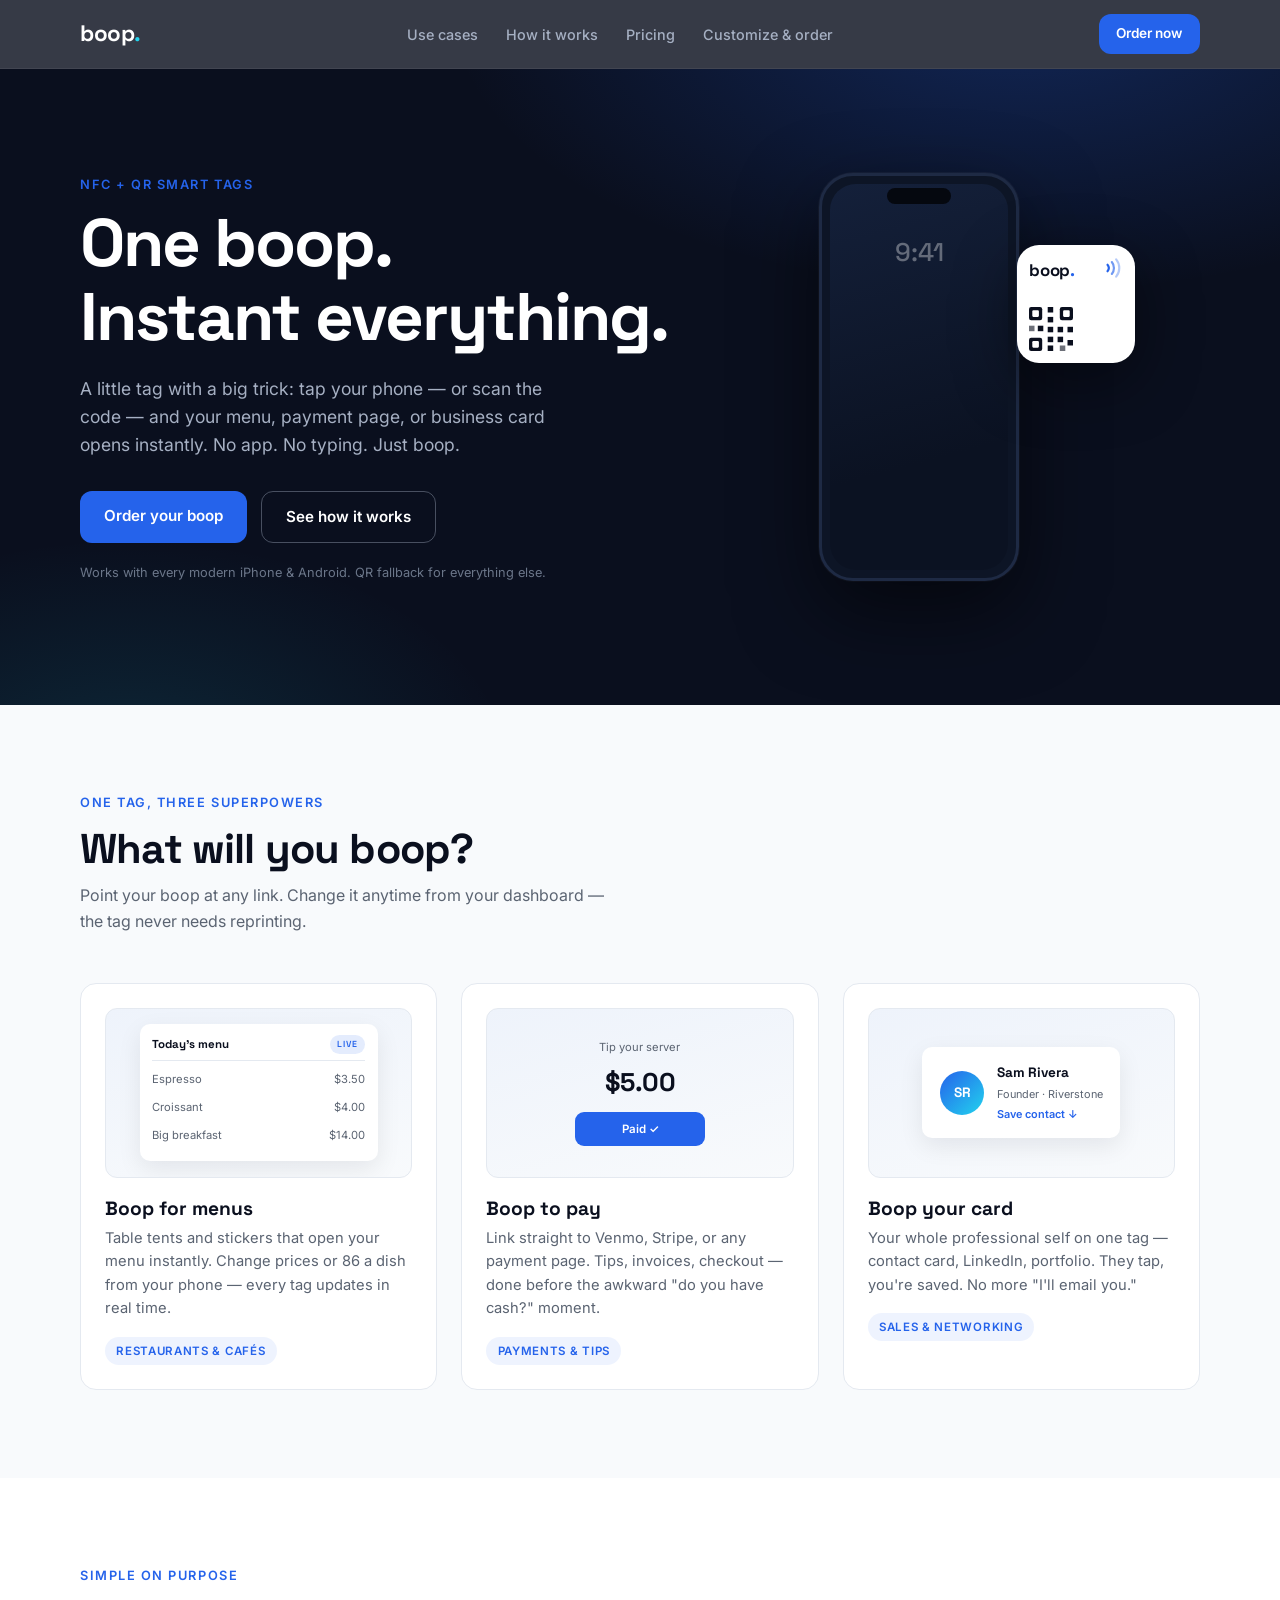
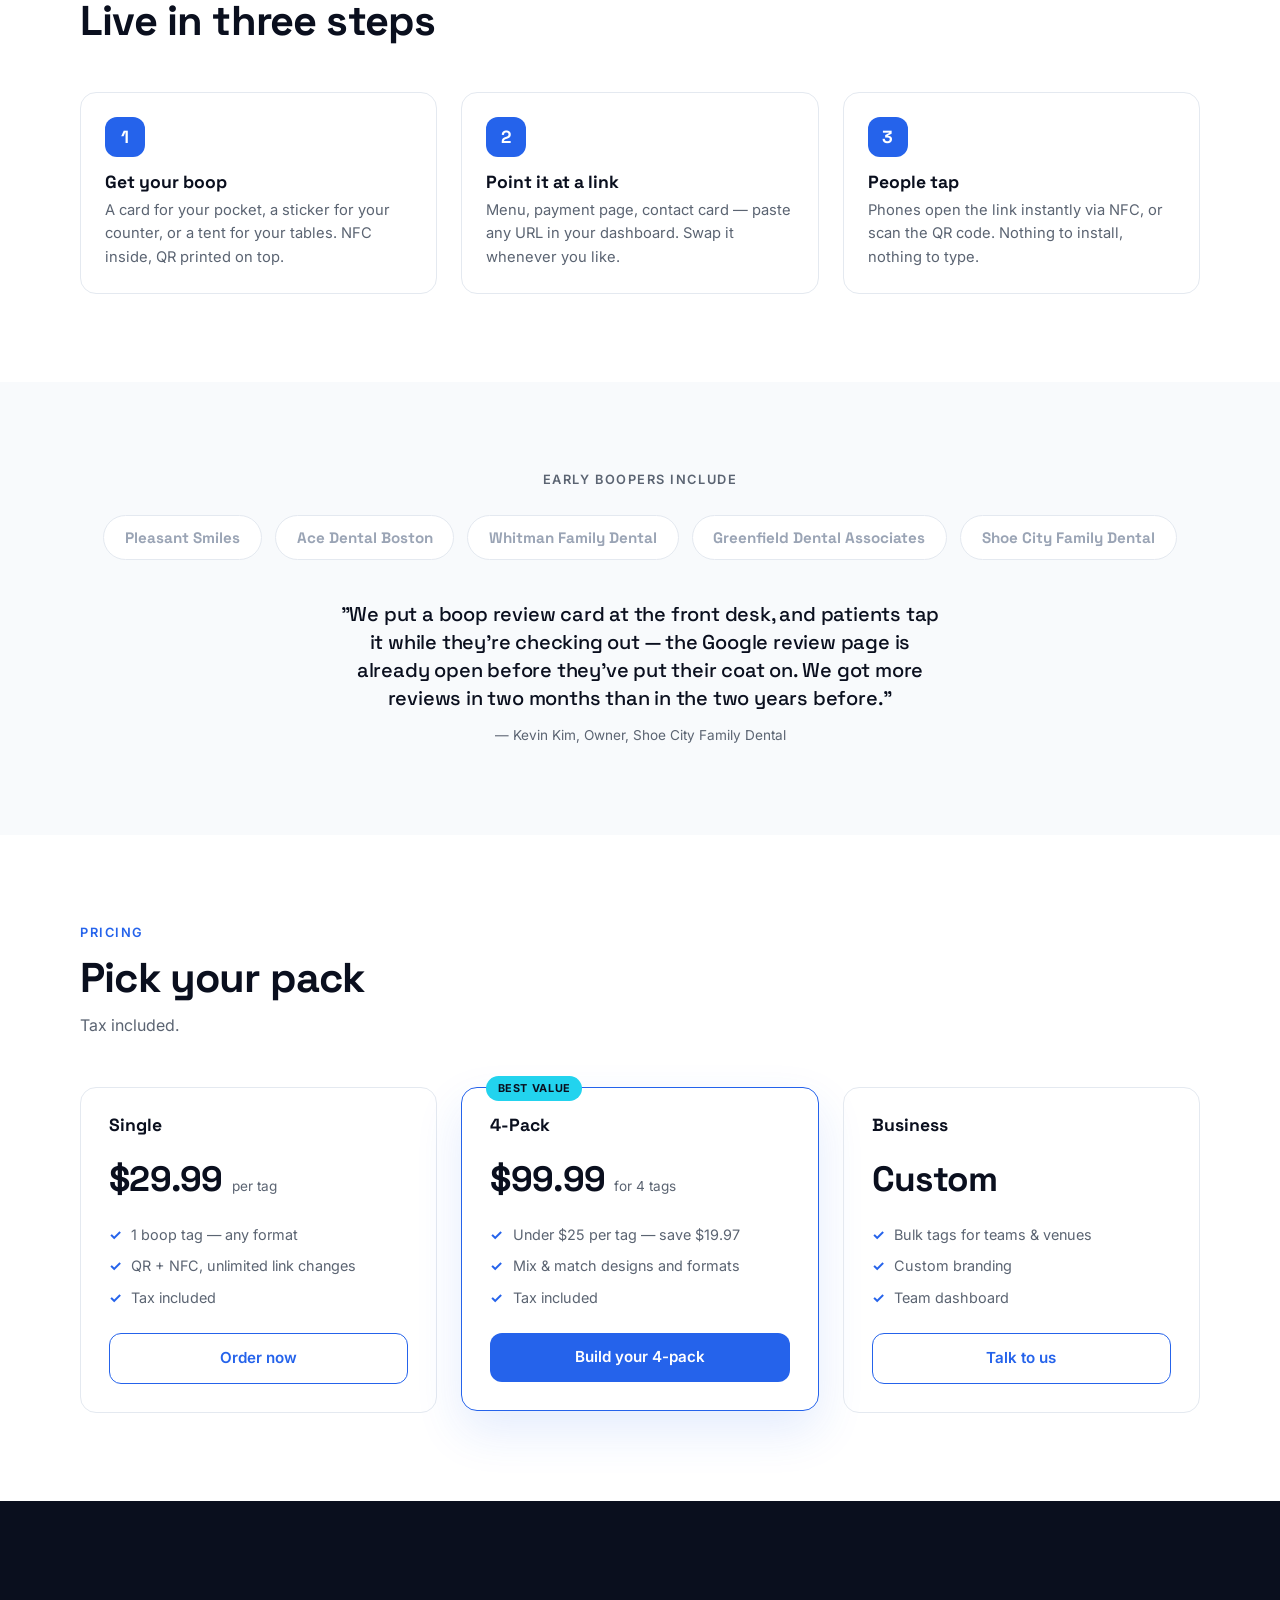
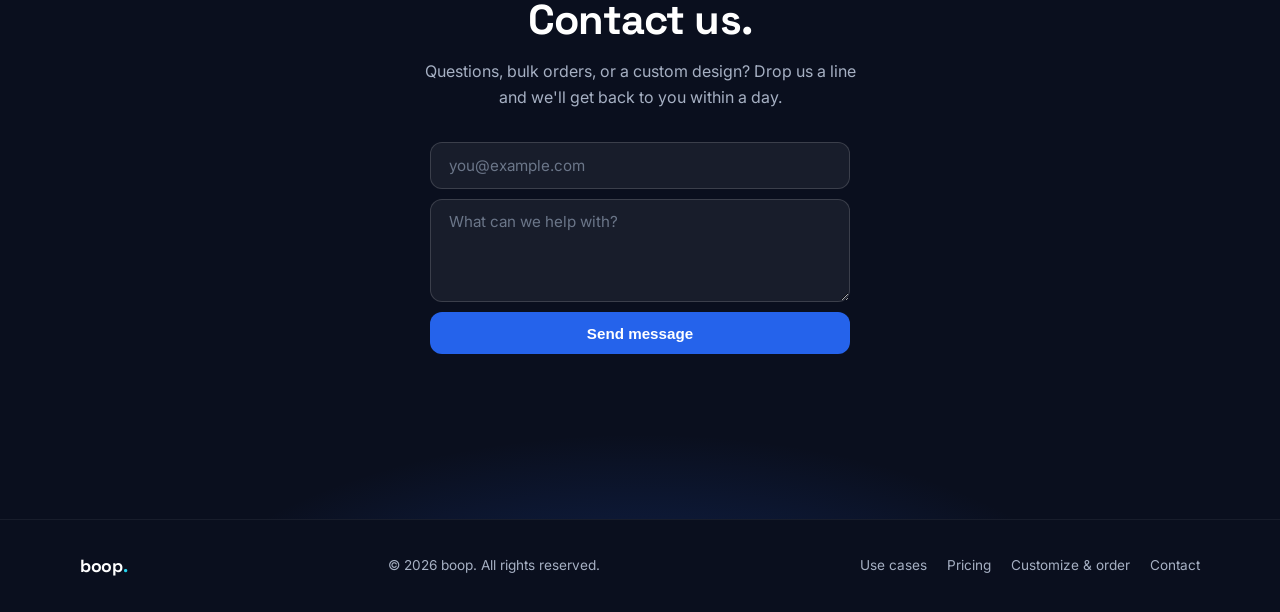
<file: index.html>
<!DOCTYPE html>
<html lang="en">
<head>
  <meta charset="UTF-8" />
  <meta name="viewport" content="width=device-width, initial-scale=1.0" />
  <title>boop — one tap. instant everything.</title>
  <meta name="description" content="boop is a smart NFC + QR tag. One tap opens your menu, payment page, or business card — no app required." />
  <link rel="icon" href="data:image/svg+xml,%3Csvg xmlns='http://www.w3.org/2000/svg' viewBox='0 0 64 64'%3E%3Crect width='64' height='64' rx='14' fill='%232563EB'/%3E%3Ctext x='32' y='44' font-family='sans-serif' font-size='36' font-weight='700' fill='white' text-anchor='middle'%3Eb.%3C/text%3E%3C/svg%3E" />
  <link rel="preconnect" href="https://fonts.googleapis.com" />
  <link rel="preconnect" href="https://fonts.gstatic.com" crossorigin />
  <link href="https://fonts.googleapis.com/css2?family=Inter:wght@400;500;600&family=Space+Grotesk:wght@500;700&display=swap" rel="stylesheet" />
  <link rel="stylesheet" href="styles.css" />
</head>
<body>

  <header class="nav">
    <div class="container nav-inner">
      <a class="logo" href="#top">boop<span class="logo-dot">.</span></a>
      <nav class="nav-links" aria-label="Main">
        <a href="#use-cases">Use cases</a>
        <a href="#how">How it works</a>
        <a href="#pricing">Pricing</a>
        <a href="/customize">Customize &amp; order</a>
      </nav>
      <a href="/customize" class="btn btn-small">Order now</a>
    </div>
  </header>

  <main id="top">

    <!-- ============ HERO ============ -->
    <section class="hero">
      <div class="container hero-inner">
        <div class="hero-copy">
          <p class="eyebrow">NFC + QR smart tags</p>
          <h1>One boop.<br />Instant everything.</h1>
          <p class="sub">A little tag with a big trick: tap your phone — or scan the code — and your menu, payment page, or business card opens instantly. No app. No typing. Just boop.</p>
          <div class="hero-ctas">
            <a href="/customize" class="btn">Order your boop</a>
            <a href="#how" class="btn btn-ghost">See how it works</a>
          </div>
          <p class="hero-note">Works with every modern iPhone &amp; Android. QR fallback for everything else.</p>
        </div>

        <!-- Animated demo: tag taps phone, content springs open. Cycles menu → pay → card. -->
        <div class="hero-stage" aria-hidden="true">
          <div class="stage">
            <div class="phone">
              <div class="phone-notch"></div>
              <div class="phone-screen">
                <div class="screen-idle">
                  <span class="idle-time">9:41</span>
                </div>

                <div class="scene scene-menu active" data-scene="menu">
                  <div class="mini-header pop">
                    <span class="mini-title">The Corner Café</span>
                    <span class="mini-chip">MENU</span>
                  </div>
                  <div class="menu-row pop"><span>Flat white</span><span class="price">$4.50</span></div>
                  <div class="menu-row pop"><span>Avocado toast</span><span class="price">$9.00</span></div>
                  <div class="menu-row pop"><span>Shakshuka</span><span class="price">$12.00</span></div>
                  <div class="menu-row pop"><span>Citrus salad</span><span class="price">$8.50</span></div>
                </div>

                <div class="scene scene-pay" data-scene="pay">
                  <div class="pay-wrap">
                    <span class="pay-label pop">Tip for Alex</span>
                    <span class="pay-amount pop">$12.00</span>
                    <div class="pay-btn pop">
                      <span class="pay-state pay-state-a">Pay</span>
                      <span class="pay-state pay-state-b">Paid ✓</span>
                    </div>
                  </div>
                </div>

                <div class="scene scene-card" data-scene="card">
                  <div class="contact-wrap">
                    <div class="avatar pop">JL</div>
                    <span class="contact-name pop">Jordan Lee</span>
                    <span class="contact-role pop">Head of Sales · Acme</span>
                    <div class="contact-actions pop">
                      <span class="mini-btn mini-btn-solid">Save contact</span>
                      <span class="mini-btn">LinkedIn</span>
                    </div>
                  </div>
                </div>
              </div>
            </div>

            <div class="tag">
              <div class="tag-face">
                <span class="tag-logo">boop<span class="logo-dot">.</span></span>
                <svg class="tag-nfc" viewBox="0 0 24 24" fill="none">
                  <path d="M6 9c1.5 1.8 1.5 4.2 0 6" stroke="currentColor" stroke-width="2" stroke-linecap="round"/>
                  <path d="M10 6.5c2.6 3.2 2.6 7.8 0 11" stroke="currentColor" stroke-width="2" stroke-linecap="round" opacity=".65"/>
                  <path d="M14 4c3.8 4.6 3.8 11.4 0 16" stroke="currentColor" stroke-width="2" stroke-linecap="round" opacity=".35"/>
                </svg>
                <svg class="tag-qr" viewBox="0 0 40 40">
                  <g fill="currentColor">
                    <rect x="0" y="0" width="12" height="12" rx="2"/><rect x="3" y="3" width="6" height="6" fill="#fff" rx="1"/>
                    <rect x="28" y="0" width="12" height="12" rx="2"/><rect x="31" y="3" width="6" height="6" fill="#fff" rx="1"/>
                    <rect x="0" y="28" width="12" height="12" rx="2"/><rect x="3" y="31" width="6" height="6" fill="#fff" rx="1"/>
                    <rect x="17" y="0" width="5" height="5"/><rect x="17" y="9" width="5" height="5"/>
                    <rect x="17" y="18" width="5" height="5"/><rect x="26" y="18" width="5" height="5"/>
                    <rect x="35" y="18" width="5" height="5"/><rect x="17" y="27" width="5" height="5"/>
                    <rect x="26" y="27" width="5" height="5"/><rect x="35" y="30" width="5" height="5"/>
                    <rect x="17" y="35" width="5" height="5"/><rect x="28" y="35" width="5" height="5" opacity=".6"/>
                    <rect x="8" y="17" width="5" height="5"/><rect x="0" y="17" width="5" height="5" opacity=".6"/>
                  </g>
                </svg>
              </div>
            </div>

            <div class="pulse p1"></div>
            <div class="pulse p2"></div>
            <div class="pulse p3"></div>
          </div>
        </div>
      </div>
    </section>

    <!-- ============ USE CASES ============ -->
    <section class="section section-paper" id="use-cases">
      <div class="container">
        <p class="eyebrow reveal">One tag, three superpowers</p>
        <h2 class="reveal">What will you boop?</h2>
        <p class="section-sub reveal">Point your boop at any link. Change it anytime from your dashboard — the tag never needs reprinting.</p>

        <div class="uc-grid">
          <!-- Menus -->
          <article class="uc-card reveal">
            <div class="uc-visual uc-visual-menu">
              <div class="demo-menu">
                <div class="demo-menu-head"><span>Today's menu</span><span class="mini-chip mini-chip-blue">LIVE</span></div>
                <div class="demo-menu-row anim-row"><span>Espresso</span><span>$3.50</span></div>
                <div class="demo-menu-row anim-row"><span>Croissant</span><span>$4.00</span></div>
                <div class="demo-menu-row anim-row"><span>Big breakfast</span><span>$14.00</span></div>
              </div>
            </div>
            <h3>Boop for menus</h3>
            <p>Table tents and stickers that open your menu instantly. Change prices or 86 a dish from your phone — every tag updates in real time.</p>
            <span class="uc-tag">Restaurants &amp; cafés</span>
          </article>

          <!-- Payments -->
          <article class="uc-card reveal">
            <div class="uc-visual uc-visual-pay">
              <div class="demo-pay">
                <span class="demo-pay-label">Tip your server</span>
                <span class="demo-pay-amount">$5.00</span>
                <div class="demo-pay-btn">
                  <span class="demo-pay-a">Tap to pay</span>
                  <span class="demo-pay-b">Paid ✓</span>
                </div>
              </div>
            </div>
            <h3>Boop to pay</h3>
            <p>Link straight to Venmo, Stripe, or any payment page. Tips, invoices, checkout — done before the awkward "do you have cash?" moment.</p>
            <span class="uc-tag">Payments &amp; tips</span>
          </article>

          <!-- Business card -->
          <article class="uc-card reveal">
            <div class="uc-visual uc-visual-card">
              <div class="demo-contact">
                <div class="demo-avatar">SR</div>
                <div class="demo-contact-lines">
                  <span class="demo-line demo-line-name">Sam Rivera</span>
                  <span class="demo-line">Founder · Riverstone</span>
                  <span class="demo-line demo-line-link">Save contact ↓</span>
                </div>
              </div>
            </div>
            <h3>Boop your card</h3>
            <p>Your whole professional self on one tag — contact card, LinkedIn, portfolio. They tap, you're saved. No more "I'll email you."</p>
            <span class="uc-tag">Sales &amp; networking</span>
          </article>
        </div>
      </div>
    </section>

    <!-- ============ HOW IT WORKS ============ -->
    <section class="section" id="how">
      <div class="container">
        <p class="eyebrow reveal">Simple on purpose</p>
        <h2 class="reveal">Live in three steps</h2>
        <div class="steps">
          <div class="step reveal">
            <span class="step-num">1</span>
            <h3>Get your boop</h3>
            <p>A card for your pocket, a sticker for your counter, or a tent for your tables. NFC inside, QR printed on top.</p>
          </div>
          <div class="step reveal">
            <span class="step-num">2</span>
            <h3>Point it at a link</h3>
            <p>Menu, payment page, contact card — paste any URL in your dashboard. Swap it whenever you like.</p>
          </div>
          <div class="step reveal">
            <span class="step-num">3</span>
            <h3>People tap</h3>
            <p>Phones open the link instantly via NFC, or scan the QR code. Nothing to install, nothing to type.</p>
          </div>
        </div>
      </div>
    </section>

    <!-- ============ SOCIAL PROOF (placeholder) ============ -->
    <section class="section section-paper" id="proof">
      <div class="container">
        <p class="proof-label reveal">Early boopers include</p>
        <div class="logo-row reveal">
          <span class="logo-chip">Pleasant Smiles</span>
          <span class="logo-chip">Ace Dental Boston</span>
          <span class="logo-chip">Whitman Family Dental</span>
          <span class="logo-chip">Greenfield Dental Associates</span>
          <span class="logo-chip">Shoe City Family Dental</span>
        </div>
        <blockquote class="quote reveal">
          <p>"We put a boop review card at the front desk, and patients tap it while they're checking out — the Google review page is already open before they've put their coat on. We got more reviews in two months than in the two years before."</p>
          <cite>— Kevin Kim, Owner, Shoe City Family Dental</cite>
        </blockquote>
      </div>
    </section>

    <!-- ============ PRICING ============ -->
    <section class="section" id="pricing">
      <div class="container">
        <p class="eyebrow reveal">Pricing</p>
        <h2 class="reveal">Pick your pack</h2>
        <p class="section-sub reveal">Tax included.</p>
        <div class="price-grid">
          <div class="price-card reveal">
            <h3>Single</h3>
            <p class="price"><span class="price-num">$29.99</span> per tag</p>
            <ul>
              <li>1 boop tag — any format</li>
              <li>QR + NFC, unlimited link changes</li>
              <li>Tax included</li>
            </ul>
            <a href="/customize" class="btn btn-outline">Order now</a>
          </div>
          <div class="price-card price-card-featured reveal">
            <span class="badge">Best value</span>
            <h3>4-Pack</h3>
            <p class="price"><span class="price-num">$99.99</span> for 4 tags</p>
            <ul>
              <li>Under $25 per tag — save $19.97</li>
              <li>Mix &amp; match designs and formats</li>
              <li>Tax included</li>
            </ul>
            <a href="/customize?pack=4" class="btn">Build your 4-pack</a>
          </div>
          <div class="price-card reveal">
            <h3>Business</h3>
            <p class="price"><span class="price-num">Custom</span></p>
            <ul>
              <li>Bulk tags for teams &amp; venues</li>
              <li>Custom branding</li>
              <li>Team dashboard</li>
            </ul>
            <a href="#contact" class="btn btn-outline">Talk to us</a>
          </div>
        </div>
      </div>
    </section>

    <!-- ============ CONTACT ============ -->
    <section class="cta" id="contact">
      <div class="container cta-inner">
        <h2 class="reveal">Contact us.</h2>
        <p class="reveal">Questions, bulk orders, or a custom design? Drop us a line and we'll get back to you within a day.</p>
        <form class="cta-form cta-form-stacked reveal" id="signup-form" novalidate>
          <label class="visually-hidden" for="email">Email address</label>
          <input type="email" id="email" name="email" placeholder="you@example.com" required />
          <label class="visually-hidden" for="message">Message</label>
          <textarea id="message" name="message" rows="4" placeholder="What can we help with?"></textarea>
          <button type="submit" class="btn">Send message</button>
        </form>
        <p class="form-msg" id="form-msg" role="status"></p>
      </div>
    </section>

  </main>

  <footer class="footer">
    <div class="container footer-inner">
      <a class="logo logo-footer" href="#top">boop<span class="logo-dot">.</span></a>
      <p>© <span id="year"></span> boop. All rights reserved.</p>
      <nav class="footer-links" aria-label="Footer">
        <a href="#use-cases">Use cases</a>
        <a href="#pricing">Pricing</a>
        <a href="/customize">Customize &amp; order</a>
        <a href="#contact">Contact</a>
      </nav>
    </div>
  </footer>

  <script src="script.js"></script>
</body>
</html>
</file>
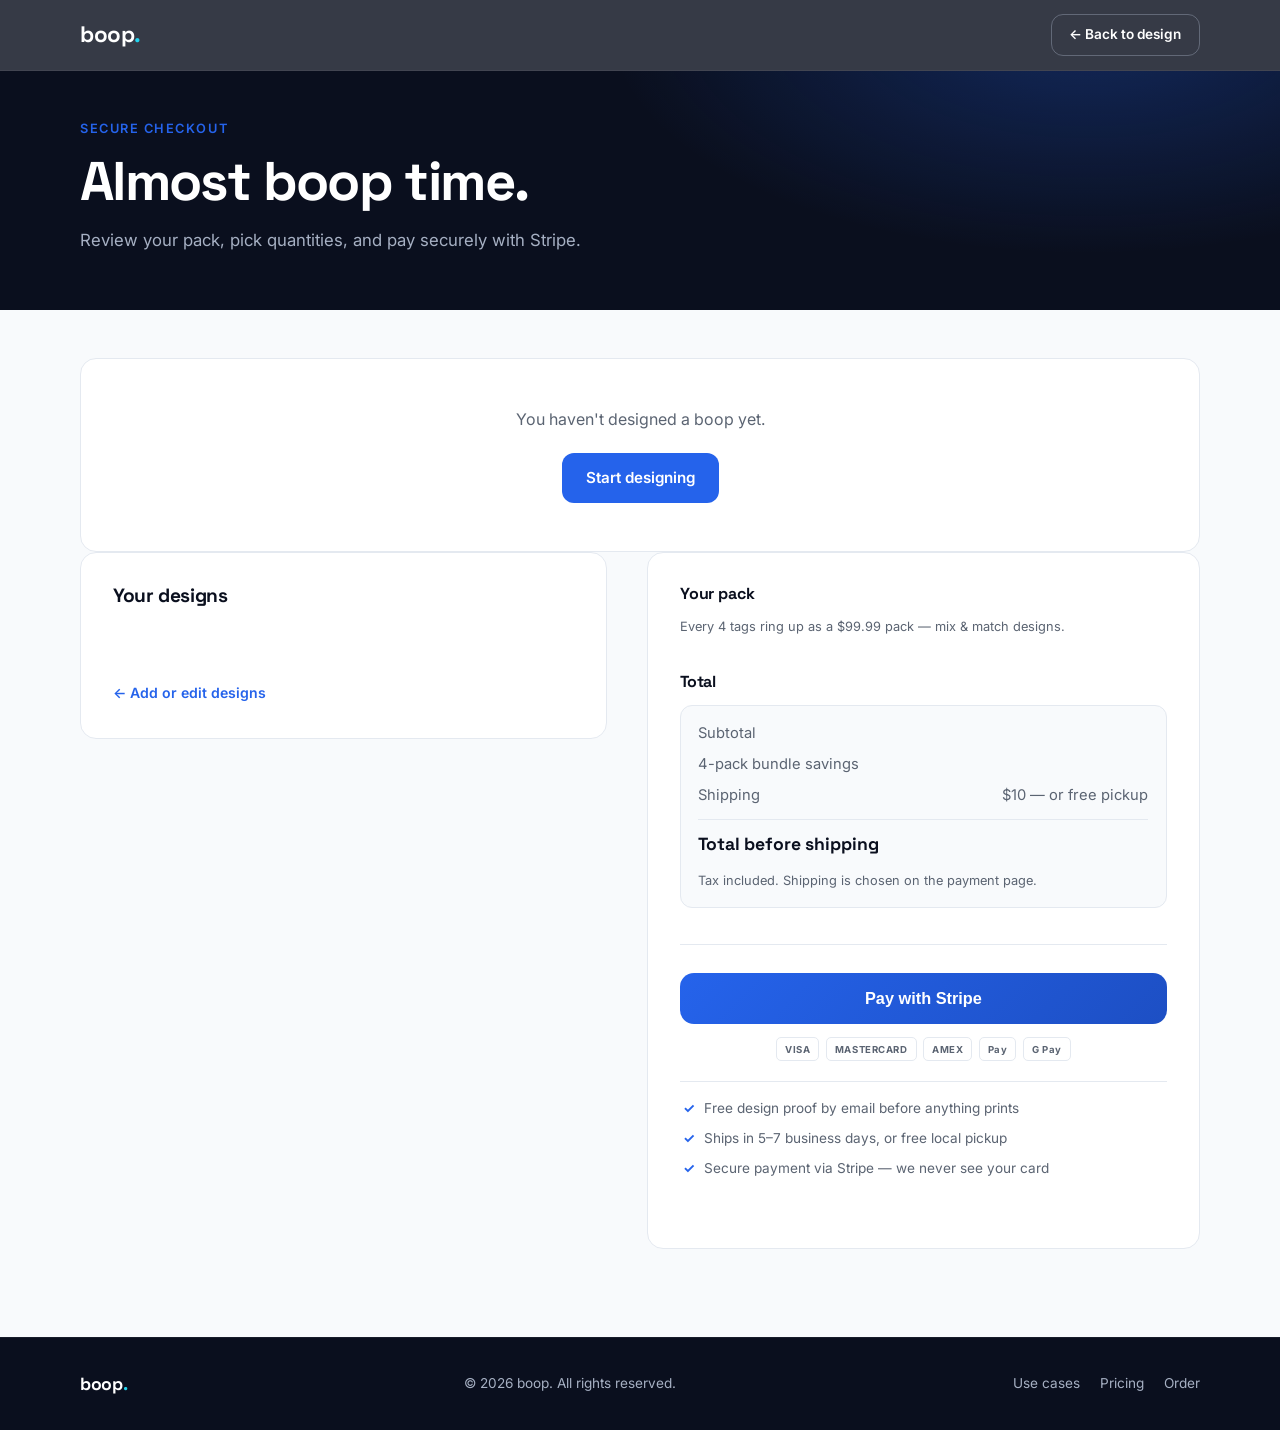
<file: checkout.html>
<!DOCTYPE html>
<html lang="en">
<head>
  <meta charset="UTF-8" />
  <meta name="viewport" content="width=device-width, initial-scale=1.0" />
  <title>Checkout — boop</title>
  <meta name="description" content="Review your boop design, pick a quantity, and place your order." />
  <link rel="icon" href="data:image/svg+xml,%3Csvg xmlns='http://www.w3.org/2000/svg' viewBox='0 0 64 64'%3E%3Crect width='64' height='64' rx='14' fill='%232563EB'/%3E%3Ctext x='32' y='44' font-family='sans-serif' font-size='36' font-weight='700' fill='white' text-anchor='middle'%3Eb.%3C/text%3E%3C/svg%3E" />
  <link rel="preconnect" href="https://fonts.googleapis.com" />
  <link rel="preconnect" href="https://fonts.gstatic.com" crossorigin />
  <link href="https://fonts.googleapis.com/css2?family=Inter:wght@400;500;600&family=Space+Grotesk:wght@500;700&display=swap" rel="stylesheet" />
  <link rel="stylesheet" href="styles.css" />
</head>
<body>

  <header class="nav">
    <div class="container nav-inner">
      <a class="logo" href="/">boop<span class="logo-dot">.</span></a>
      <a href="/customize" class="btn btn-small btn-ghost">← Back to design</a>
    </div>
  </header>

  <main>
    <section class="customize-hero co-hero">
      <div class="container">
        <p class="eyebrow">Secure checkout</p>
        <h1>Almost boop time.</h1>
        <p class="sub">Review your pack, pick quantities, and pay securely with Stripe.</p>
      </div>
    </section>

    <section class="checkout">
    <div class="container">
      <div class="co-empty" id="co-empty" hidden>
        <p>You haven't designed a boop yet.</p>
        <a class="btn" href="/customize">Start designing</a>
      </div>

      <div class="co-grid" id="co-content" hidden>

        <!-- ============ ORDER SUMMARY ============ -->
        <section class="co-summary">
          <h2>Your designs</h2>
          <div class="co-faces" id="co-faces"></div>
          <a class="co-edit" href="/customize">← Add or edit designs</a>
        </section>

        <!-- ============ PACK + PAYMENT ============ -->
        <form class="options-panel co-pay" id="pay-form" novalidate>
          <div class="opt-group">
            <h3 class="opt-title">Your pack</h3>
            <div id="pack-list"></div>
            <p class="qty-hint" id="qty-hint">Every 4 tags ring up as a $99.99 pack — mix &amp; match designs.</p>
          </div>

          <div class="opt-group">
            <h3 class="opt-title">Total</h3>
            <div class="price-box">
              <div class="price-lines">
                <div class="price-line"><span>Subtotal</span><span id="subtotal"></span></div>
                <div class="price-line" id="discount-line" hidden><span>4-pack bundle savings</span><span id="discount"></span></div>
                <div class="price-line"><span>Shipping</span><span>$10 — or free pickup</span></div>
                <div class="price-line price-line-total"><span>Total before shipping</span><span id="total"></span></div>
              </div>
              <p class="qty-hint">Tax included. Shipping is chosen on the payment page.</p>
            </div>
          </div>

          <div class="opt-group opt-group-submit">
            <button type="submit" class="btn btn-wide btn-pay" id="pay-btn">Pay with Stripe</button>
            <div class="pay-badges" aria-hidden="true">
              <span>VISA</span><span>MASTERCARD</span><span>AMEX</span><span> Pay</span><span>G Pay</span>
            </div>
            <ul class="co-benefits">
              <li>Free design proof by email before anything prints</li>
              <li>Ships in 5–7 business days, or free local pickup</li>
              <li>Secure payment via Stripe — we never see your card</li>
            </ul>
            <p class="form-msg form-msg-light" id="pay-msg" role="status"></p>
          </div>
        </form>

      </div>
    </div>
    </section>
  </main>

  <footer class="footer">
    <div class="container footer-inner">
      <a class="logo logo-footer" href="/">boop<span class="logo-dot">.</span></a>
      <p>© <span id="year"></span> boop. All rights reserved.</p>
      <nav class="footer-links" aria-label="Footer">
        <a href="/#use-cases">Use cases</a>
        <a href="/#pricing">Pricing</a>
        <a href="/customize">Order</a>
      </nav>
    </div>
  </footer>

  <script src="script.js"></script>
  <script src="checkout.js"></script>
</body>
</html>
</file>
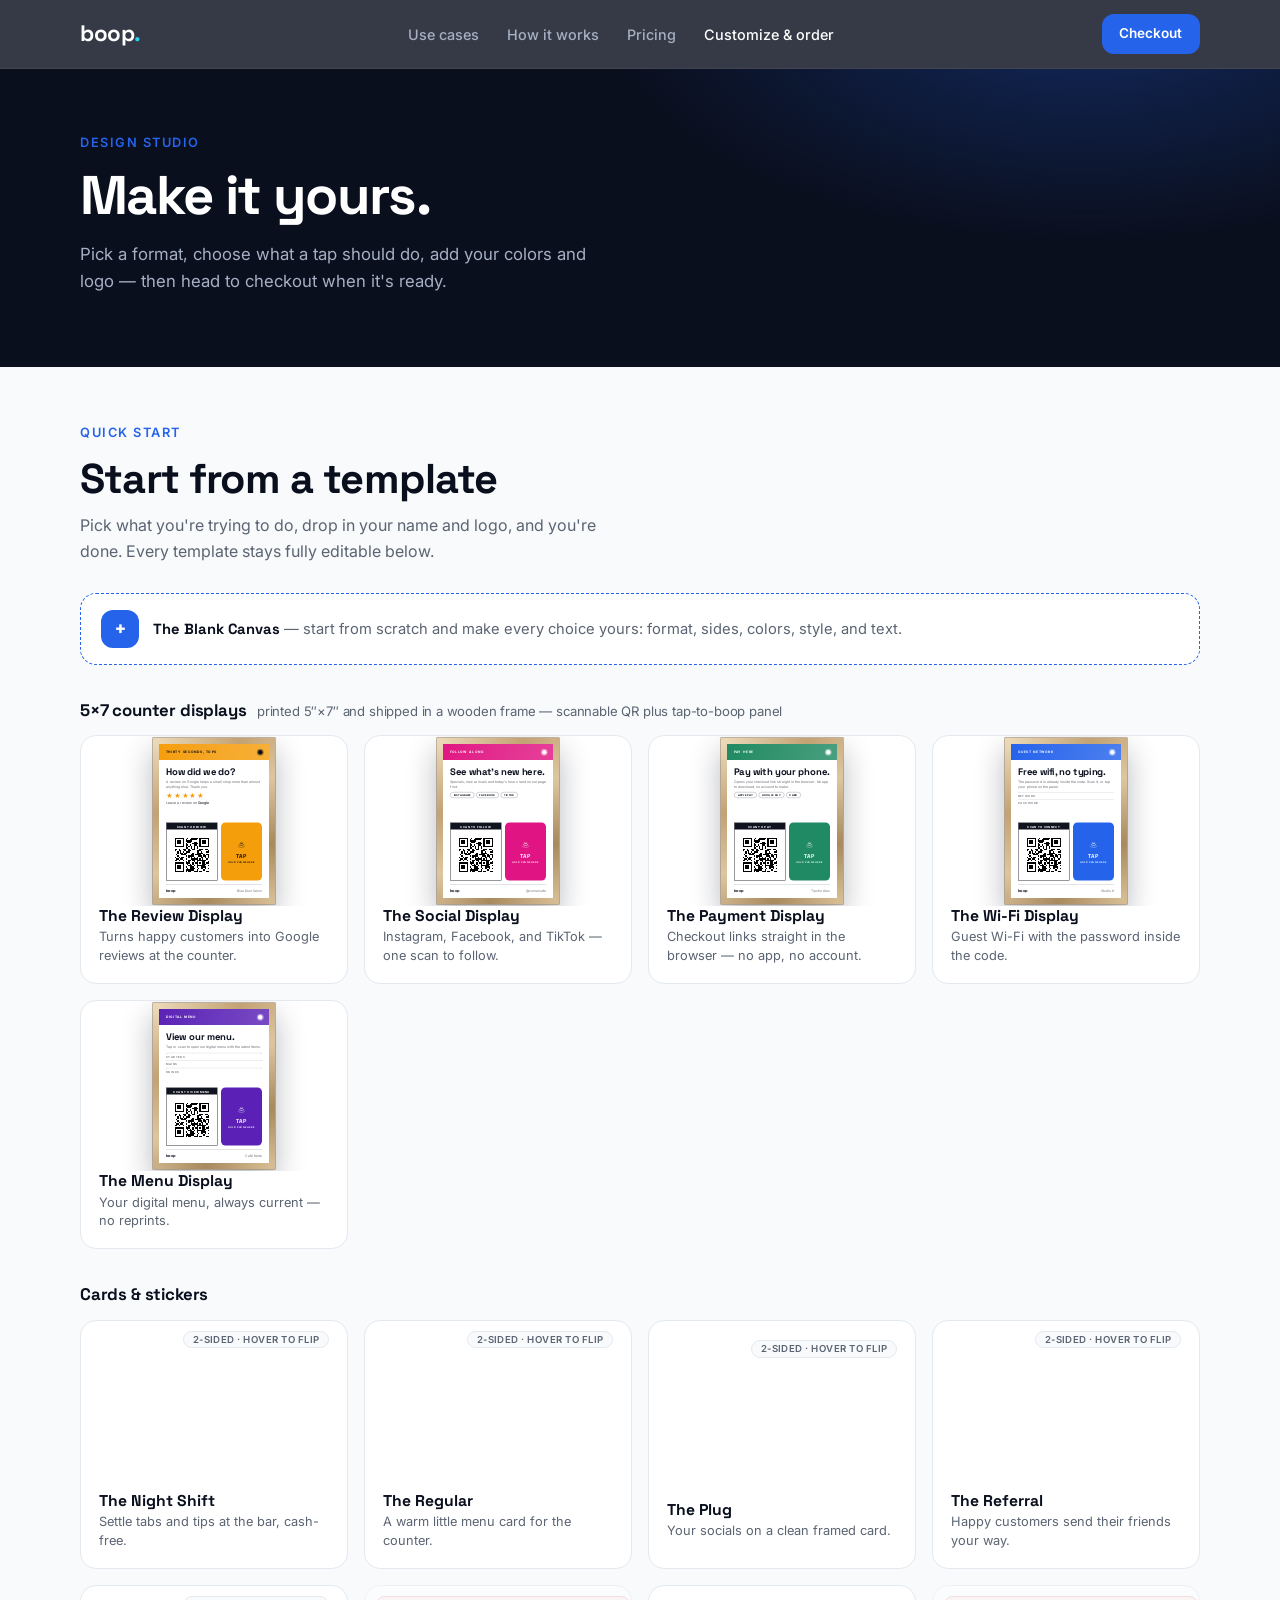
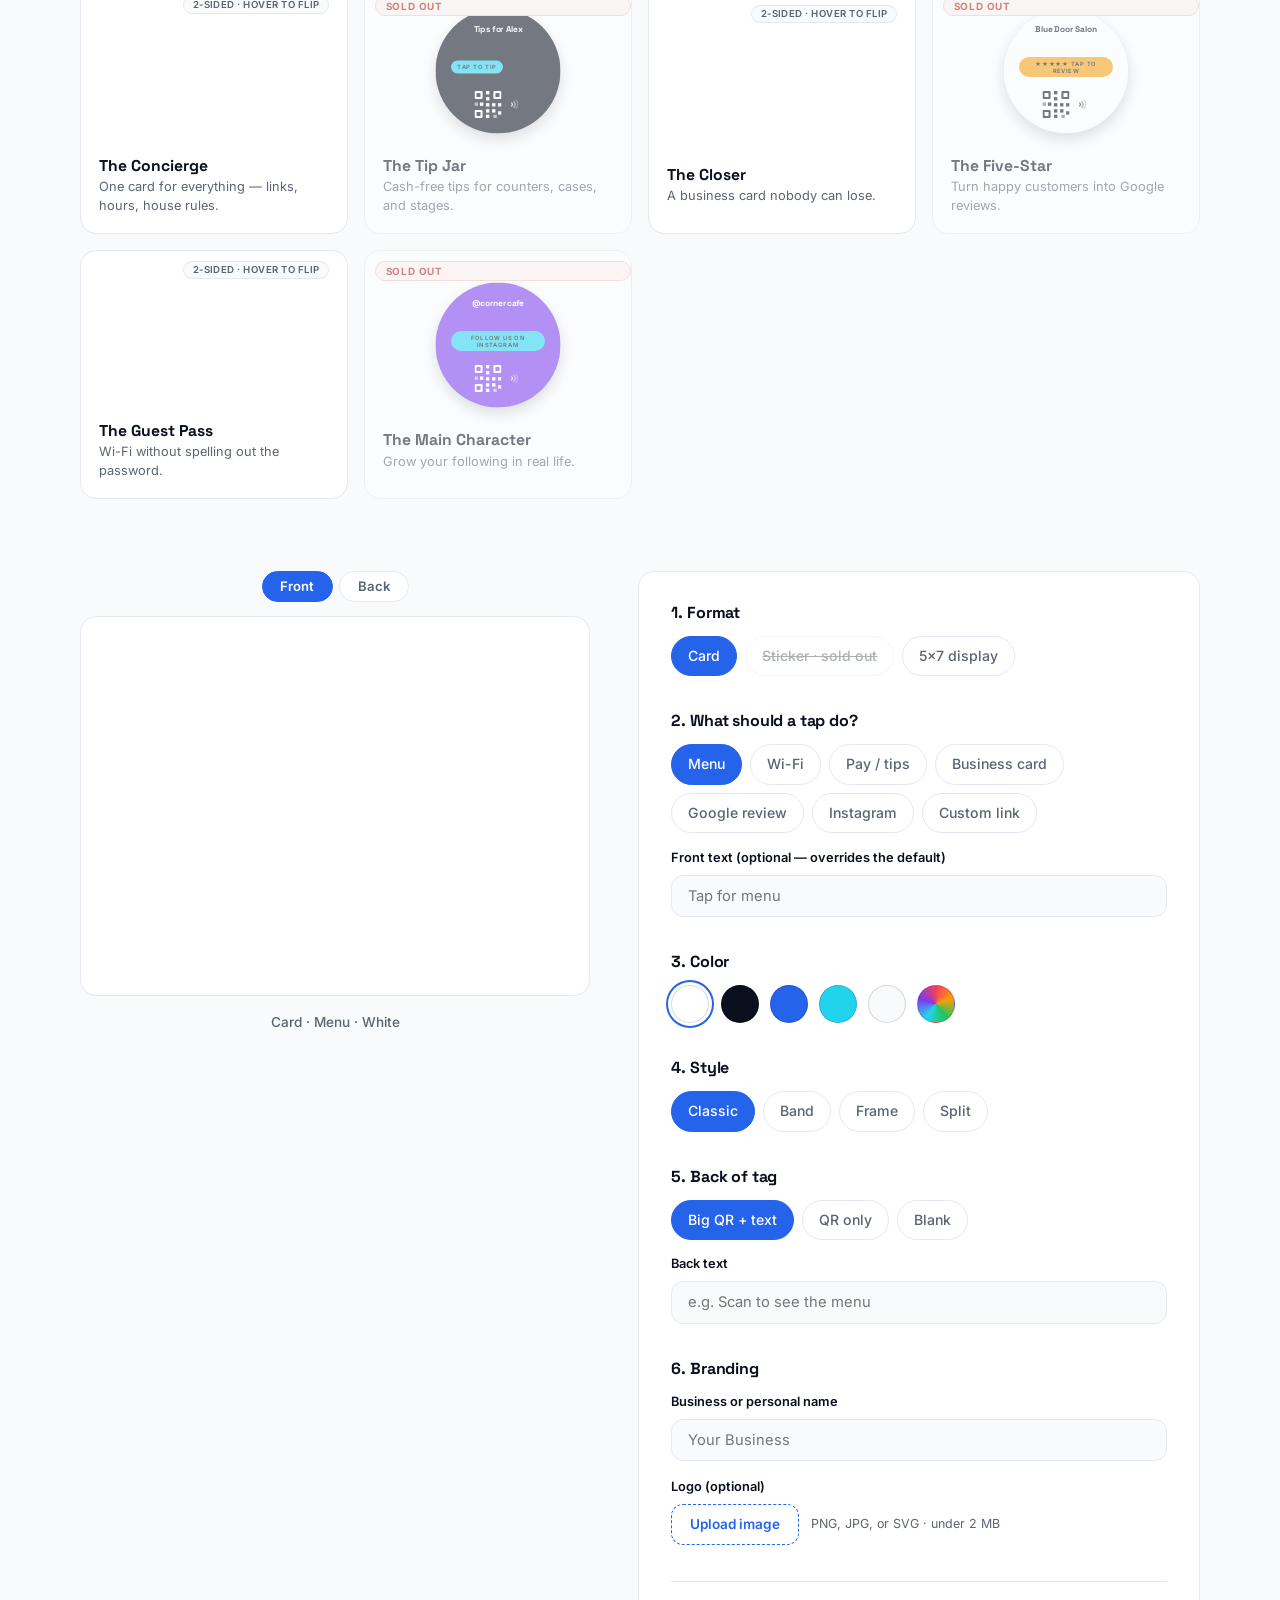
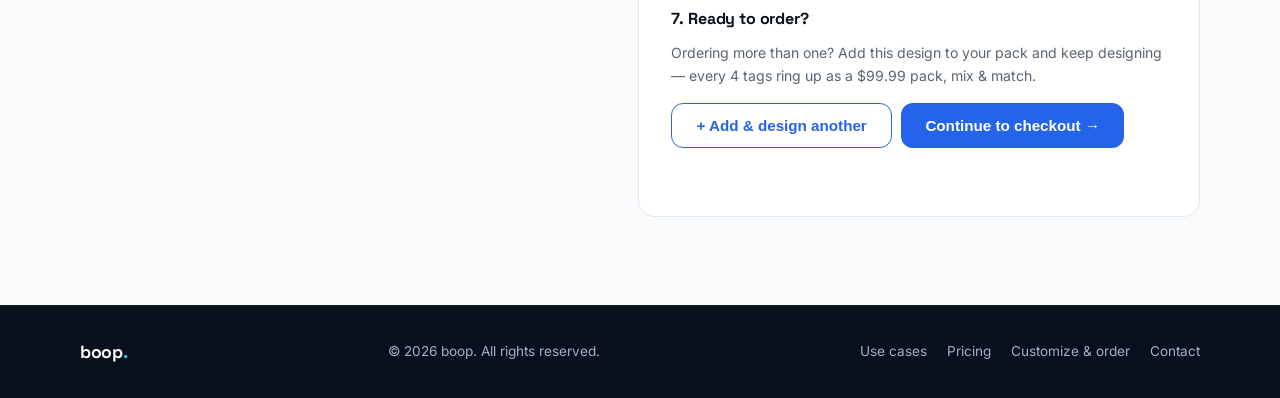
<file: customize.html>
<!DOCTYPE html>
<html lang="en">
<head>
  <meta charset="UTF-8" />
  <meta name="viewport" content="width=device-width, initial-scale=1.0" />
  <title>Design &amp; order your boop</title>
  <meta name="description" content="Design your own boop tag: pick a format, use case, and colors, add your logo, and see a live preview." />
  <link rel="icon" href="data:image/svg+xml,%3Csvg xmlns='http://www.w3.org/2000/svg' viewBox='0 0 64 64'%3E%3Crect width='64' height='64' rx='14' fill='%232563EB'/%3E%3Ctext x='32' y='44' font-family='sans-serif' font-size='36' font-weight='700' fill='white' text-anchor='middle'%3Eb.%3C/text%3E%3C/svg%3E" />
  <link rel="preconnect" href="https://fonts.googleapis.com" />
  <link rel="preconnect" href="https://fonts.gstatic.com" crossorigin />
  <link href="https://fonts.googleapis.com/css2?family=Inter:wght@400;500;600&family=Space+Grotesk:wght@500;700&display=swap" rel="stylesheet" />
  <link rel="stylesheet" href="styles.css" />
</head>
<body>

  <header class="nav">
    <div class="container nav-inner">
      <a class="logo" href="/">boop<span class="logo-dot">.</span></a>
      <nav class="nav-links" aria-label="Main">
        <a href="/#use-cases">Use cases</a>
        <a href="/#how">How it works</a>
        <a href="/#pricing">Pricing</a>
        <a href="/customize" class="nav-active" aria-current="page">Customize &amp; order</a>
      </nav>
      <a href="/checkout" class="btn btn-small">Checkout</a>
    </div>
  </header>

  <main>

    <section class="customize-hero">
      <div class="container">
        <p class="eyebrow">Design studio</p>
        <h1>Make it yours.</h1>
        <p class="sub">Pick a format, choose what a tap should do, add your colors and logo — then head to checkout when it's ready.</p>
      </div>
    </section>

    <section class="templates">
      <div class="container">
        <p class="eyebrow">Quick start</p>
        <h2>Start from a template</h2>
        <p class="section-sub">Pick what you're trying to do, drop in your name and logo, and you're done. Every template stays fully editable below.</p>

        <button type="button" class="tpl-blank-bar" id="tpl-blank">
          <span class="tpl-blank-plus" aria-hidden="true">+</span>
          <span class="tpl-blank-text"><strong>The Blank Canvas</strong> — start from scratch and make every choice yours: format, sides, colors, style, and text.</span>
        </button>

        <h3 class="tpl-group-title">5×7 counter displays <span class="tpl-group-note">printed 5″×7″ and shipped in a wooden frame — scannable QR plus tap-to-boop panel</span></h3>
        <div class="tpl-grid" id="tpl-grid-cards">
          <!-- Template cards are rendered by customize.js from the TEMPLATES list -->
        </div>

        <h3 class="tpl-group-title">Cards &amp; stickers</h3>
        <div class="tpl-grid" id="tpl-grid">
          <!-- Template cards are rendered by customize.js from the TEMPLATES list -->
        </div>
      </div>
    </section>

    <section class="customizer">
      <div class="container customizer-grid">

        <!-- ============ LIVE PREVIEW ============ -->
        <div class="preview-panel">
          <div class="pv-tabs">
            <button type="button" class="pv-tab pv-tab-active" id="tab-front">Front</button>
            <button type="button" class="pv-tab" id="tab-back">Back</button>
          </div>
          <div class="preview-stage">
            <div class="flip-scene">
              <div class="flip-inner" id="flip-inner">
                <div class="flip-face flip-front">
            <div class="preview-tag format-card" id="preview">
              <span class="pv-poster-band">
                <span class="pv-poster-label" id="pv-poster-label">TAP OR SCAN</span>
                <img class="pv-poster-logo" id="pv-poster-logo" alt="" hidden />
                <span class="pv-poster-dot" id="pv-poster-dot"></span>
              </span>
              <div class="pv-brand">
                <img id="pv-logo" alt="" hidden />
                <span class="pv-name" id="pv-name">Your Business</span>
              </div>
              <span class="pv-callout" id="pv-callout">Tap for menu</span>
              <span class="pv-poster-sub" id="pv-poster-sub"></span>
              <span class="pv-poster-extra" id="pv-poster-extra"></span>
              <span class="pv-poster-row">
                <span class="pv-qrbox">
                  <span class="pv-qrbox-head" id="pv-scan-label">SCAN ME</span>
                  <img class="pv-qrbox-img" src="assets/sample-qr.svg" alt="Sample QR code" />
                </span>
                <span class="pv-tappanel">
                  <svg class="pv-tappanel-nfc" viewBox="0 0 24 24" fill="none" aria-hidden="true">
                    <path d="M6 9c1.5 1.8 1.5 4.2 0 6" stroke="currentColor" stroke-width="2" stroke-linecap="round"/>
                    <path d="M10 6.5c2.6 3.2 2.6 7.8 0 11" stroke="currentColor" stroke-width="2" stroke-linecap="round" opacity=".65"/>
                    <path d="M14 4c3.8 4.6 3.8 11.4 0 16" stroke="currentColor" stroke-width="2" stroke-linecap="round" opacity=".35"/>
                  </svg>
                  <span class="pv-tappanel-tap">TAP</span>
                  <span class="pv-tappanel-hint">HOLD PHONE HERE</span>
                </span>
              </span>
              <span class="pv-poster-foot">
                <span class="pv-poster-boop">boop</span>
                <span class="pv-poster-name" id="pv-poster-name"></span>
              </span>
              <div class="pv-bottom">
                <svg class="pv-qr" viewBox="0 0 40 40" aria-hidden="true">
                  <g fill="currentColor">
                    <rect x="0" y="0" width="12" height="12" rx="2"/><rect x="3" y="3" width="6" height="6" class="qr-hole" rx="1"/>
                    <rect x="28" y="0" width="12" height="12" rx="2"/><rect x="31" y="3" width="6" height="6" class="qr-hole" rx="1"/>
                    <rect x="0" y="28" width="12" height="12" rx="2"/><rect x="3" y="31" width="6" height="6" class="qr-hole" rx="1"/>
                    <rect x="17" y="0" width="5" height="5"/><rect x="17" y="9" width="5" height="5"/>
                    <rect x="17" y="18" width="5" height="5"/><rect x="26" y="18" width="5" height="5"/>
                    <rect x="35" y="18" width="5" height="5"/><rect x="17" y="27" width="5" height="5"/>
                    <rect x="26" y="27" width="5" height="5"/><rect x="35" y="30" width="5" height="5"/>
                    <rect x="17" y="35" width="5" height="5"/><rect x="28" y="35" width="5" height="5" opacity=".6"/>
                    <rect x="8" y="17" width="5" height="5"/><rect x="0" y="17" width="5" height="5" opacity=".6"/>
                  </g>
                </svg>
                <svg class="pv-nfc" viewBox="0 0 24 24" fill="none" aria-hidden="true">
                  <path d="M6 9c1.5 1.8 1.5 4.2 0 6" stroke="currentColor" stroke-width="2" stroke-linecap="round"/>
                  <path d="M10 6.5c2.6 3.2 2.6 7.8 0 11" stroke="currentColor" stroke-width="2" stroke-linecap="round" opacity=".65"/>
                  <path d="M14 4c3.8 4.6 3.8 11.4 0 16" stroke="currentColor" stroke-width="2" stroke-linecap="round" opacity=".35"/>
                </svg>
              </div>
            </div>
                </div>
                <div class="flip-face flip-back">
                  <div class="preview-tag pv-back format-card back-qr-text" id="preview-back">
                    <span class="pv-back-name" id="pv-back-name">Your Business</span>
                    <svg class="pv-qr pv-qr-big" viewBox="0 0 40 40" aria-hidden="true">
                      <g fill="currentColor">
                        <rect x="0" y="0" width="12" height="12" rx="2"/><rect x="3" y="3" width="6" height="6" class="qr-hole" rx="1"/>
                        <rect x="28" y="0" width="12" height="12" rx="2"/><rect x="31" y="3" width="6" height="6" class="qr-hole" rx="1"/>
                        <rect x="0" y="28" width="12" height="12" rx="2"/><rect x="3" y="31" width="6" height="6" class="qr-hole" rx="1"/>
                        <rect x="17" y="0" width="5" height="5"/><rect x="17" y="9" width="5" height="5"/>
                        <rect x="17" y="18" width="5" height="5"/><rect x="26" y="18" width="5" height="5"/>
                        <rect x="35" y="18" width="5" height="5"/><rect x="17" y="27" width="5" height="5"/>
                        <rect x="26" y="27" width="5" height="5"/><rect x="35" y="30" width="5" height="5"/>
                        <rect x="17" y="35" width="5" height="5"/><rect x="28" y="35" width="5" height="5" opacity=".6"/>
                        <rect x="8" y="17" width="5" height="5"/><rect x="0" y="17" width="5" height="5" opacity=".6"/>
                      </g>
                    </svg>
                    <span class="pv-back-callout" id="pv-back-callout">Tap or scan</span>
                  </div>
                </div>
              </div>
            </div>
          </div>
          <p class="preview-caption" id="preview-caption">Card · Menu · White</p>
        </div>

        <!-- ============ OPTIONS ============ -->
        <form class="options-panel" id="order-form" novalidate>

          <div class="opt-group">
            <h3 class="opt-title">1. Format</h3>
            <div class="pill-row" role="radiogroup" aria-label="Format">
              <label class="pill"><input type="radio" name="format" value="card" checked /><span>Card</span></label>
              <label class="pill pill-soldout" title="Stickers are sold out"><input type="radio" name="format" value="sticker" disabled /><span>Sticker · sold out</span></label>
              <label class="pill"><input type="radio" name="format" value="five7" /><span>5×7 display</span></label>
            </div>
          </div>

          <div class="opt-group">
            <h3 class="opt-title">2. What should a tap do?</h3>
            <div class="pill-row" role="radiogroup" aria-label="Use case">
              <label class="pill"><input type="radio" name="usecase" value="menu" checked /><span>Menu</span></label>
              <label class="pill"><input type="radio" name="usecase" value="wifi" /><span>Wi-Fi</span></label>
              <label class="pill"><input type="radio" name="usecase" value="pay" /><span>Pay / tips</span></label>
              <label class="pill"><input type="radio" name="usecase" value="bizcard" /><span>Business card</span></label>
              <label class="pill"><input type="radio" name="usecase" value="review" /><span>Google review</span></label>
              <label class="pill"><input type="radio" name="usecase" value="instagram" /><span>Instagram</span></label>
              <label class="pill"><input type="radio" name="usecase" value="custom" /><span>Custom link</span></label>
            </div>
            <div class="opt-sub" id="custom-callout-wrap">
              <label class="field-label" for="custom-callout">Front text (optional — overrides the default)</label>
              <input type="text" id="custom-callout" maxlength="40" placeholder="e.g. Tap for our playlist" />
            </div>
            <div class="opt-sub" id="poster-wrap" hidden>
              <label class="field-label" for="poster-label">Display tagline (top band)</label>
              <input type="text" id="poster-label" maxlength="26" placeholder="e.g. FOLLOW ALONG" />
              <label class="field-label" for="poster-sub">Display subline</label>
              <input type="text" id="poster-sub" maxlength="90" placeholder="Short supporting line under the headline" />
              <label class="field-label" for="poster-tags">Company / social tags (comma-separated)</label>
              <input type="text" id="poster-tags" maxlength="70" placeholder="e.g. @cornercafe, Corner Café Co." />
            </div>
          </div>

          <div class="opt-group">
            <h3 class="opt-title">3. Color</h3>
            <div class="swatch-row" role="radiogroup" aria-label="Color">
              <label class="swatch" style="--sw: #ffffff"><input type="radio" name="color" value="#ffffff" checked /><span class="visually-hidden">White</span></label>
              <label class="swatch" style="--sw: #0A0F1E"><input type="radio" name="color" value="#0A0F1E" /><span class="visually-hidden">Ink</span></label>
              <label class="swatch" style="--sw: #2563EB"><input type="radio" name="color" value="#2563EB" /><span class="visually-hidden">Electric blue</span></label>
              <label class="swatch" style="--sw: #22D3EE"><input type="radio" name="color" value="#22D3EE" /><span class="visually-hidden">Cyan</span></label>
              <label class="swatch" style="--sw: #F8FAFC"><input type="radio" name="color" value="#F8FAFC" /><span class="visually-hidden">Paper</span></label>
              <label class="swatch swatch-custom">
                <input type="radio" name="color" value="custom" />
                <input type="color" id="custom-color" value="#7C3AED" aria-label="Custom color" />
                <span class="visually-hidden">Custom color</span>
              </label>
            </div>
          </div>

          <div class="opt-group">
            <h3 class="opt-title">4. Style</h3>
            <div class="pill-row" role="radiogroup" aria-label="Style">
              <label class="pill"><input type="radio" name="style" value="classic" checked /><span>Classic</span></label>
              <label class="pill"><input type="radio" name="style" value="band" /><span>Band</span></label>
              <label class="pill"><input type="radio" name="style" value="frame" /><span>Frame</span></label>
              <label class="pill"><input type="radio" name="style" value="split" /><span>Split</span></label>
            </div>
            <div class="opt-sub" id="accent-wrap" hidden>
              <label class="field-label">Accent color</label>
              <div class="swatch-row" role="radiogroup" aria-label="Accent color">
                <label class="swatch" style="--sw: #2563EB"><input type="radio" name="accent" value="#2563EB" checked /><span class="visually-hidden">Electric blue</span></label>
                <label class="swatch" style="--sw: #22D3EE"><input type="radio" name="accent" value="#22D3EE" /><span class="visually-hidden">Cyan</span></label>
                <label class="swatch" style="--sw: #F59E0B"><input type="radio" name="accent" value="#F59E0B" /><span class="visually-hidden">Gold</span></label>
                <label class="swatch" style="--sw: #C4532D"><input type="radio" name="accent" value="#C4532D" /><span class="visually-hidden">Terracotta</span></label>
                <label class="swatch" style="--sw: #1F8A63"><input type="radio" name="accent" value="#1F8A63" /><span class="visually-hidden">Green</span></label>
                <label class="swatch" style="--sw: #E01583"><input type="radio" name="accent" value="#E01583" /><span class="visually-hidden">Pink</span></label>
                <label class="swatch" style="--sw: #5B21B6"><input type="radio" name="accent" value="#5B21B6" /><span class="visually-hidden">Purple</span></label>
                <label class="swatch" style="--sw: #0A0F1E"><input type="radio" name="accent" value="#0A0F1E" /><span class="visually-hidden">Ink</span></label>
              </div>
            </div>
          </div>

          <div class="opt-group" id="back-group">
            <h3 class="opt-title">5. Back of tag</h3>
            <div class="pill-row" role="radiogroup" aria-label="Back of tag">
              <label class="pill"><input type="radio" name="back" value="qr-text" checked /><span>Big QR + text</span></label>
              <label class="pill"><input type="radio" name="back" value="qr" /><span>QR only</span></label>
              <label class="pill"><input type="radio" name="back" value="blank" /><span>Blank</span></label>
            </div>
            <div class="opt-sub" id="back-text-wrap">
              <label class="field-label" for="back-text">Back text</label>
              <input type="text" id="back-text" maxlength="32" placeholder="e.g. Scan to see the menu" />
            </div>
          </div>

          <div class="opt-group">
            <h3 class="opt-title">6. Branding</h3>
            <label class="field-label" for="biz-name">Business or personal name</label>
            <input type="text" id="biz-name" maxlength="24" placeholder="Your Business" />

            <label class="field-label" for="logo-upload">Logo (optional)</label>
            <div class="upload-row">
              <label class="upload-btn" for="logo-upload">Upload image</label>
              <input type="file" id="logo-upload" accept="image/png, image/jpeg, image/svg+xml, image/webp" class="visually-hidden" />
              <button type="button" class="upload-clear" id="logo-clear" hidden>Remove</button>
              <span class="upload-hint" id="upload-hint">PNG, JPG, or SVG · under 2&nbsp;MB</span>
            </div>
          </div>

          <div class="opt-group opt-group-submit">
            <h3 class="opt-title">7. Ready to order?</h3>
            <p class="opt-note">Ordering more than one? Add this design to your pack and keep designing — every 4 tags ring up as a $99.99 pack, mix &amp; match.</p>
            <div class="order-row">
              <button type="button" class="btn btn-outline" id="add-pack">+ Add &amp; design another</button>
              <button type="submit" class="btn">Continue to checkout →</button>
            </div>
            <p class="form-msg form-msg-light" id="pack-msg" role="status"></p>
          </div>

        </form>
      </div>
    </section>

  </main>

  <footer class="footer">
    <div class="container footer-inner">
      <a class="logo logo-footer" href="/">boop<span class="logo-dot">.</span></a>
      <p>© <span id="year"></span> boop. All rights reserved.</p>
      <nav class="footer-links" aria-label="Footer">
        <a href="/#use-cases">Use cases</a>
        <a href="/#pricing">Pricing</a>
        <a href="/customize">Customize &amp; order</a>
        <a href="/#contact">Contact</a>
      </nav>
    </div>
  </footer>

  <script src="script.js"></script>
  <script src="customize.js"></script>
</body>
</html>
</file>
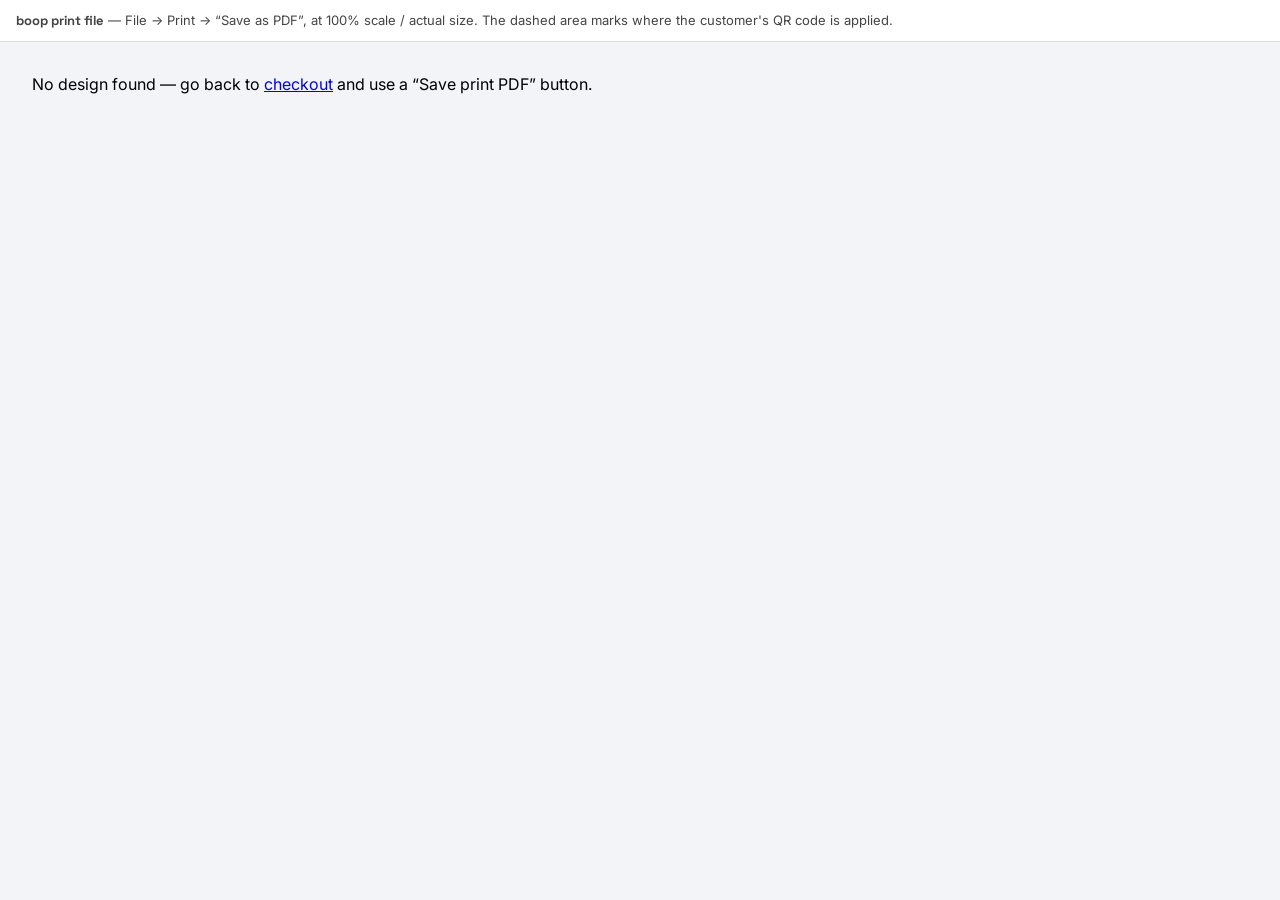
<file: print-design.html>
<!DOCTYPE html>
<html lang="en">
<head>
<meta charset="UTF-8" />
<title>boop — print file</title>
<link rel="preconnect" href="https://fonts.googleapis.com" />
<link rel="preconnect" href="https://fonts.gstatic.com" crossorigin />
<link href="https://fonts.googleapis.com/css2?family=Inter:wght@400;500;600;700&family=Space+Grotesk:wght@500;700&display=swap" rel="stylesheet" />
<style>
  /* Renders the customer's saved design at true print size and opens the
     print dialog (choose "Save as PDF"). Cards print at 3.375in × 2.125in
     (front + back pages); 5×7 displays print frameless at 5in × 7in. */
  * { margin: 0; padding: 0; box-sizing: border-box; -webkit-print-color-adjust: exact; print-color-adjust: exact; }
  body { font-family: "Inter", sans-serif; background: #f2f4f8; }
  .head-note {
    font-size: 13px; color: #444; padding: 12px 16px; background: #fff;
    border-bottom: 1px solid #ddd;
  }
  .head-note strong { font-family: "Space Grotesk", sans-serif; }
  @media print { .head-note { display: none; } body { background: #fff; } }

  .sheet {
    background: var(--bg, #fff);
    color: var(--fg, #14161c);
    display: flex;
    flex-direction: column;
    overflow: hidden;
    page-break-after: always;
    margin: 16px auto;
    box-shadow: 0 4px 24px rgba(0,0,0,.15);
  }
  @media print { .sheet { margin: 0; box-shadow: none; } }

  /* ---------- 5×7 display ---------- */
  .five7 { width: 5in; height: 7in; }
  .band { display: flex; align-items: center; justify-content: space-between; height: 0.72in; padding: 0 0.42in; background: var(--accent); color: var(--accent-fg); }
  .band-label { font-size: 10.5pt; font-weight: 700; letter-spacing: 0.22em; }
  .band-dot { width: 0.17in; height: 0.17in; border-radius: 50%; background: var(--accent-fg); box-shadow: 0 0 0 0.045in color-mix(in srgb, var(--accent-fg), transparent 62%); }
  .band-logo { max-height: 0.4in; max-width: 1.2in; object-fit: contain; }
  .headline { font-family: "Space Grotesk", sans-serif; font-weight: 700; font-size: 32pt; line-height: 1.04; letter-spacing: -0.02em; padding: 0.32in 0.42in 0; overflow-wrap: anywhere; }
  .sub { font-size: 10.5pt; line-height: 1.5; color: color-mix(in srgb, var(--fg), transparent 40%); padding: 0.12in 0.42in 0; max-width: 4.3in; }
  .extra { flex-shrink: 0; padding: 0.16in 0.42in 0; }
  .stars { color: var(--accent); font-size: 21pt; letter-spacing: 0.12em; line-height: 1; }
  .extra-line { display: block; font-size: 11pt; margin-top: 0.08in; color: color-mix(in srgb, var(--fg), transparent 25%); }
  .rule-line { font-size: 8pt; font-weight: 600; letter-spacing: 0.2em; color: color-mix(in srgb, var(--fg), transparent 45%); border-top: 1px solid color-mix(in srgb, var(--fg), transparent 75%); padding-top: 0.05in; margin-top: 0.1in; }
  .rule-line.dotted { border-top-style: dotted; border-top-width: 2.4px; }
  .chips { display: flex; flex-wrap: wrap; gap: 0.08in; }
  .chip { font-size: 8pt; font-weight: 700; letter-spacing: 0.1em; border: 1.4px solid var(--fg); border-radius: 999px; padding: 0.05in 0.14in; }
  .row { margin-top: auto; display: flex; gap: 0.16in; align-items: stretch; padding: 0 0.42in; }
  .qrbox { width: 2.55in; display: flex; flex-direction: column; border: 2px solid #14161c; background: #fff; color: #14161c; }
  .qrbox-head { background: #14161c; color: #fff; font-size: 9pt; font-weight: 700; letter-spacing: 0.2em; text-align: center; padding: 0.07in 0.05in; }
  .qrbox-body { flex: 1; position: relative; display: flex; align-items: center; justify-content: center; min-height: 2in; }
  .qrbox-body img { width: 1.75in; height: 1.75in; opacity: 0.1; }
  .qr-note { position: absolute; inset: 0; display: flex; align-items: center; justify-content: center; text-align: center; font-size: 9.5pt; font-weight: 600; letter-spacing: 0.12em; color: #9aa0ab; line-height: 1.6; }
  .tappanel { flex: 1; display: flex; flex-direction: column; align-items: center; justify-content: center; gap: 0.05in; background: var(--accent); color: var(--accent-fg); border-radius: 0.13in; }
  .tappanel svg { width: 0.55in; height: 0.55in; transform: rotate(90deg); margin-bottom: 0.06in; }
  .tap-word { font-family: "Space Grotesk", sans-serif; font-weight: 700; font-size: 17pt; letter-spacing: 0.1em; }
  .tap-hint { font-size: 6.5pt; font-weight: 600; letter-spacing: 0.18em; }
  .foot { display: flex; align-items: center; justify-content: space-between; margin: 0.18in 0.42in 0; padding: 0.1in 0 0.3in; border-top: 1.6px solid var(--fg); }
  .foot-boop { font-family: "Space Grotesk", sans-serif; font-weight: 700; font-size: 11pt; }
  .foot-name { font-size: 9pt; color: color-mix(in srgb, var(--fg), transparent 40%); }

  /* ---------- Card (credit-card size) ---------- */
  .card { width: 3.375in; height: 2.125in; padding: 0.16in; border-radius: 0.12in; justify-content: space-between; }
  .card .brand { display: flex; align-items: center; gap: 0.1in; }
  .card .brand img { max-height: 0.35in; max-width: 0.9in; object-fit: contain; }
  .card .name { font-family: "Space Grotesk", sans-serif; font-weight: 700; font-size: 13pt; letter-spacing: -0.01em; }
  .card .callout { font-size: 8pt; font-weight: 600; letter-spacing: 0.13em; text-transform: uppercase; opacity: 0.8; }
  .card.style-band .callout { background: var(--accent); color: var(--accent-fg); padding: 0.05in 0.12in; border-radius: 999px; align-self: flex-start; opacity: 1; }
  .card.style-frame { outline: 1.5px solid var(--accent); outline-offset: -0.09in; }
  .card .bottom { display: flex; justify-content: space-between; align-items: flex-end; }
  .card .qr-slot { width: 0.62in; height: 0.62in; border: 1.2px dashed color-mix(in srgb, var(--fg), transparent 45%); border-radius: 0.06in; display: flex; align-items: center; justify-content: center; font-size: 4.6pt; font-weight: 700; letter-spacing: 0.08em; text-align: center; color: color-mix(in srgb, var(--fg), transparent 40%); }
  .card .nfc { width: 0.28in; height: 0.28in; }
  .card.back-face { align-items: center; justify-content: center; gap: 0.08in; text-align: center; }
  .card.back-face .qr-slot { width: 0.95in; height: 0.95in; font-size: 6pt; }
  .page-label { font-size: 10px; color: #888; text-align: center; margin-top: -8px; padding-bottom: 8px; }
  @media print { .page-label { display: none; } }
</style>
</head>
<body>
<div class="head-note">
  <strong>boop print file</strong> — File → Print → “Save as PDF”, at 100% scale / actual size.
  The dashed area marks where the customer's QR code is applied.
</div>
<div id="out"></div>

<script>
(function () {
  "use strict";

  const esc = (s) => String(s ?? "").replace(/[&<>"']/g, (c) => ({
    "&": "&amp;", "<": "&lt;", ">": "&gt;", '"': "&quot;", "'": "&#39;",
  }[c]));

  const NFC = (cls) => `<svg class="${cls}" viewBox="0 0 24 24" fill="none">
    <path d="M6 9c1.5 1.8 1.5 4.2 0 6" stroke="currentColor" stroke-width="2" stroke-linecap="round"/>
    <path d="M10 6.5c2.6 3.2 2.6 7.8 0 11" stroke="currentColor" stroke-width="2" stroke-linecap="round" opacity=".65"/>
    <path d="M14 4c3.8 4.6 3.8 11.4 0 16" stroke="currentColor" stroke-width="2" stroke-linecap="round" opacity=".35"/></svg>`;

  const DEMOS = {
    five7: {
      format: "five7", usecase: "review", bg: "#ffffff", fg: "#14161c",
      accent: "#F5A623", accentFg: "#14161c", callout: "How did we do?",
      posterLabel: "THIRTY SECONDS, TOPS",
      posterSub: "A review on Google helps a small shop more than almost anything else. Thank you.",
      scanLabel: "SCAN TO REVIEW", name: "Blue Door Salon",
    },
    card: {
      format: "card", usecase: "bizcard", bg: "#ffffff", fg: "#14161c",
      accent: "#2563EB", accentFg: "#ffffff", style: "frame",
      callout: "Tap for my card", backCallout: "Scan to save my contact",
      name: "Jordan Lee", singleSided: false,
    },
  };

  let design = null;
  const demo = new URLSearchParams(location.search).get("demo");
  if (demo && DEMOS[demo]) design = DEMOS[demo];
  else {
    try { design = JSON.parse(localStorage.getItem("boopPrintDesign")); } catch (e) { /* noop */ }
  }

  const out = document.getElementById("out");
  if (!design || !design.format) {
    out.innerHTML = '<p style="padding:2rem">No design found — go back to <a href="/checkout">checkout</a> and use a “Save print PDF” button.</p>';
    return;
  }

  const isFive7 = design.format === "five7";
  const size = isFive7 ? "5in 7in" : "3.375in 2.125in";
  const style = document.createElement("style");
  style.textContent = `@page { size: ${size}; margin: 0; }`;
  document.head.appendChild(style);

  function posterExtra(o) {
    if (o.posterTags) {
      const items = String(o.posterTags).split(",").map((t) => t.trim()).filter(Boolean).slice(0, 4);
      return `<div class="chips">${items.map((t) => `<span class="chip">${esc(t.toUpperCase())}</span>`).join("")}</div>`;
    }
    const u = o.usecase;
    if (u === "review") return `<span class="stars">★★★★★</span><span class="extra-line">Leave a review on <strong>Google</strong></span>`;
    if (u === "wifi") return `<div class="rule-line">NETWORK</div><div class="rule-line">PASSWORD</div>`;
    if (u === "instagram") return `<div class="chips"><span class="chip">INSTAGRAM</span><span class="chip">FACEBOOK</span><span class="chip">TIKTOK</span></div>`;
    if (u === "pay") return `<div class="chips"><span class="chip">APPLE PAY</span><span class="chip">GOOGLE PAY</span><span class="chip">CARD</span></div>`;
    if (u === "menu") return `<div class="rule-line dotted">STARTERS</div><div class="rule-line dotted">MAINS</div><div class="rule-line dotted">DRINKS</div>`;
    return "";
  }

  const vars = `--bg:${design.bg};--fg:${design.fg};--accent:${design.accent};--accent-fg:${design.accentFg}`;

  if (isFive7) {
    const bandRight = design.logo
      ? `<img class="band-logo" src="${design.logo}" alt="" />`
      : `<span class="band-dot"></span>`;
    out.innerHTML = `
      <div class="sheet five7" style="${vars}">
        <div class="band"><span class="band-label">${esc(design.posterLabel || "TAP OR SCAN")}</span>${bandRight}</div>
        <div class="headline">${esc(design.callout)}</div>
        <p class="sub">${esc(design.posterSub || "")}</p>
        <div class="extra">${posterExtra(design)}</div>
        <div class="row">
          <div class="qrbox">
            <div class="qrbox-head">${esc(design.scanLabel || "SCAN ME")}</div>
            <div class="qrbox-body"><img src="assets/sample-qr.svg" alt="" /><span class="qr-note">QR CODE<br />GOES HERE</span></div>
          </div>
          <div class="tappanel">${NFC("")}
            <span class="tap-word">TAP</span><span class="tap-hint">HOLD PHONE HERE</span>
          </div>
        </div>
        <div class="foot"><span class="foot-boop">boop</span><span class="foot-name">${esc(design.name || "")}</span></div>
      </div>`;
  } else {
    const logo = design.logo ? `<img src="${design.logo}" alt="" />` : "";
    const front = `
      <div class="sheet card style-${esc(design.style || "classic")}" style="${vars}">
        <div class="brand">${logo}<span class="name">${esc(design.name || "")}</span></div>
        <span class="callout">${esc(design.callout || "")}</span>
        <div class="bottom">
          <span class="qr-slot">QR<br />HERE</span>
          ${NFC("nfc")}
        </div>
      </div>
      <p class="page-label">Front</p>`;
    const back = design.singleSided ? "" : `
      <div class="sheet card back-face" style="${vars}">
        <span class="name">${esc(design.name || "")}</span>
        <span class="qr-slot">QR CODE<br />GOES HERE</span>
        <span class="callout">${esc(design.backCallout || "")}</span>
      </div>
      <p class="page-label">Back</p>`;
    out.innerHTML = front + back;
  }

  // Give fonts/images a beat to load, then open the print dialog.
  if (!new URLSearchParams(location.search).get("noprint")) {
    window.addEventListener("load", () => setTimeout(() => window.print(), 700));
  }
})();
</script>
</body>
</html>
</file>
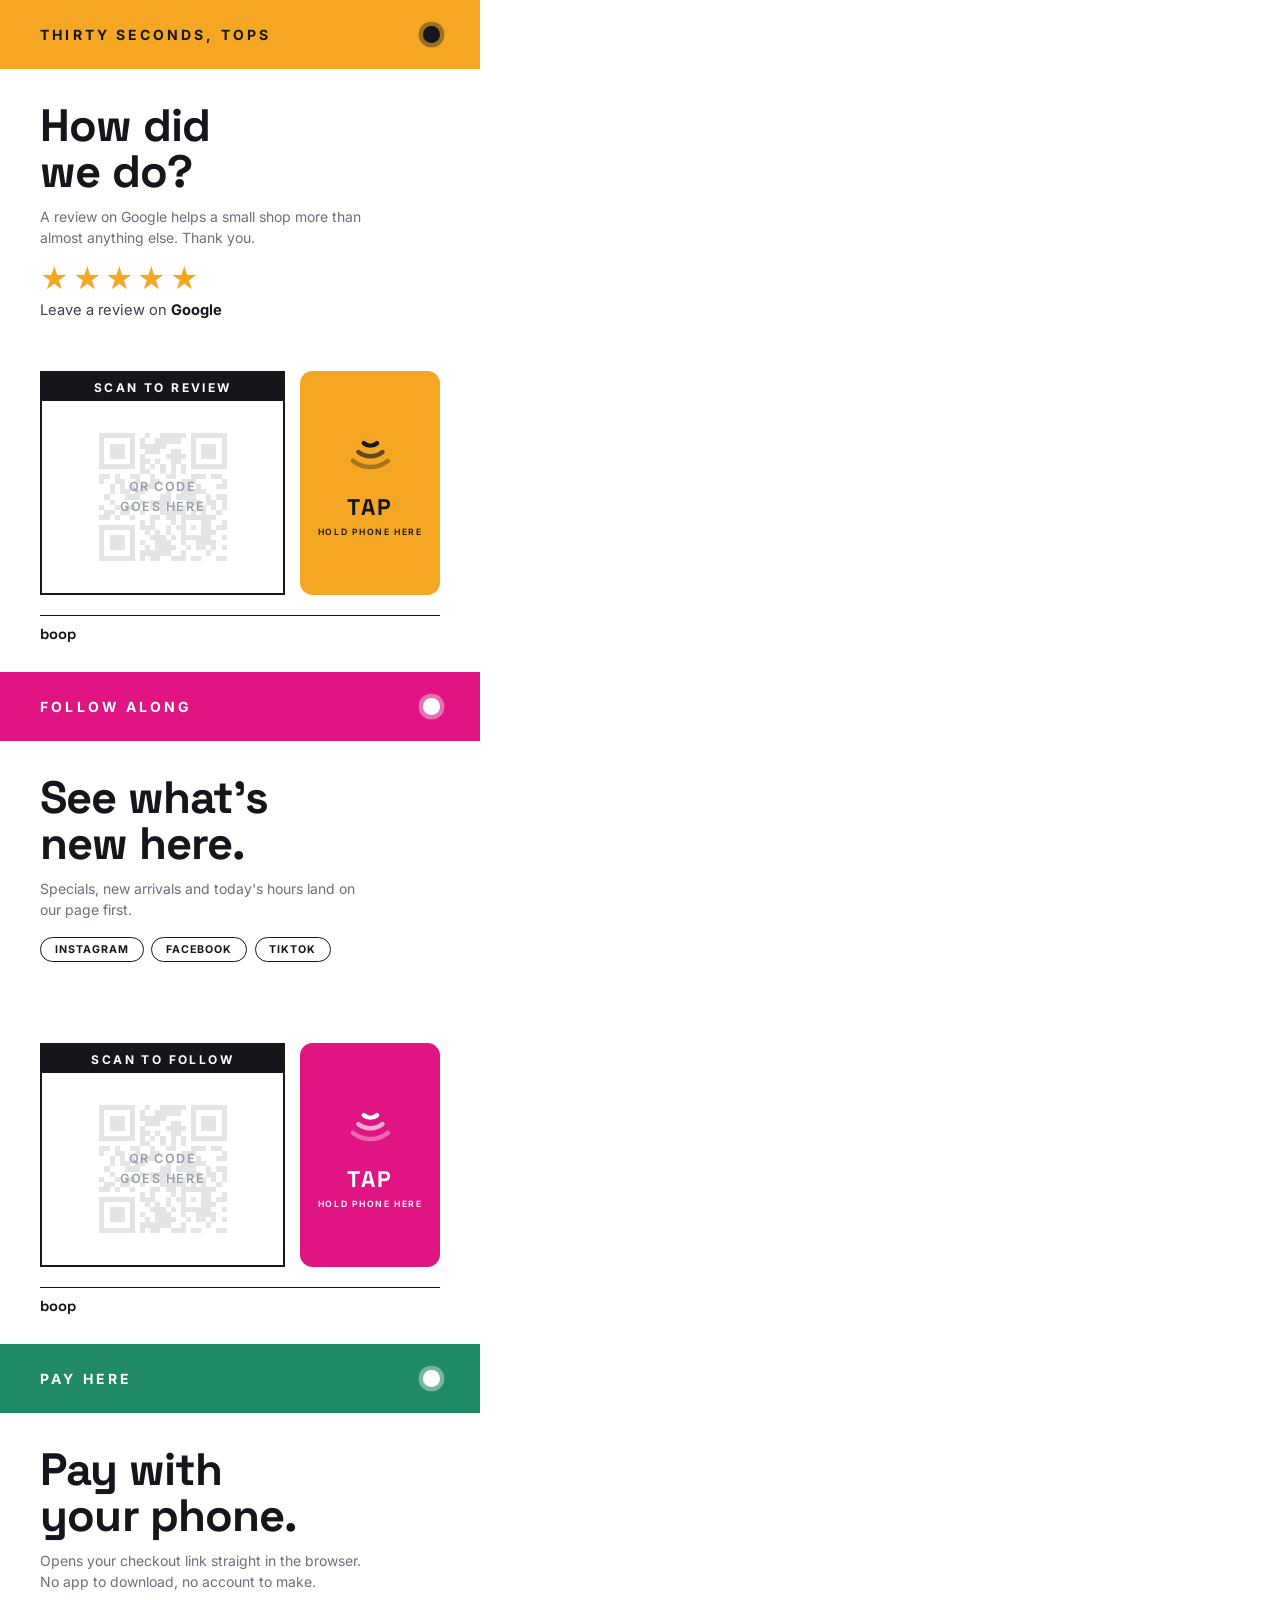
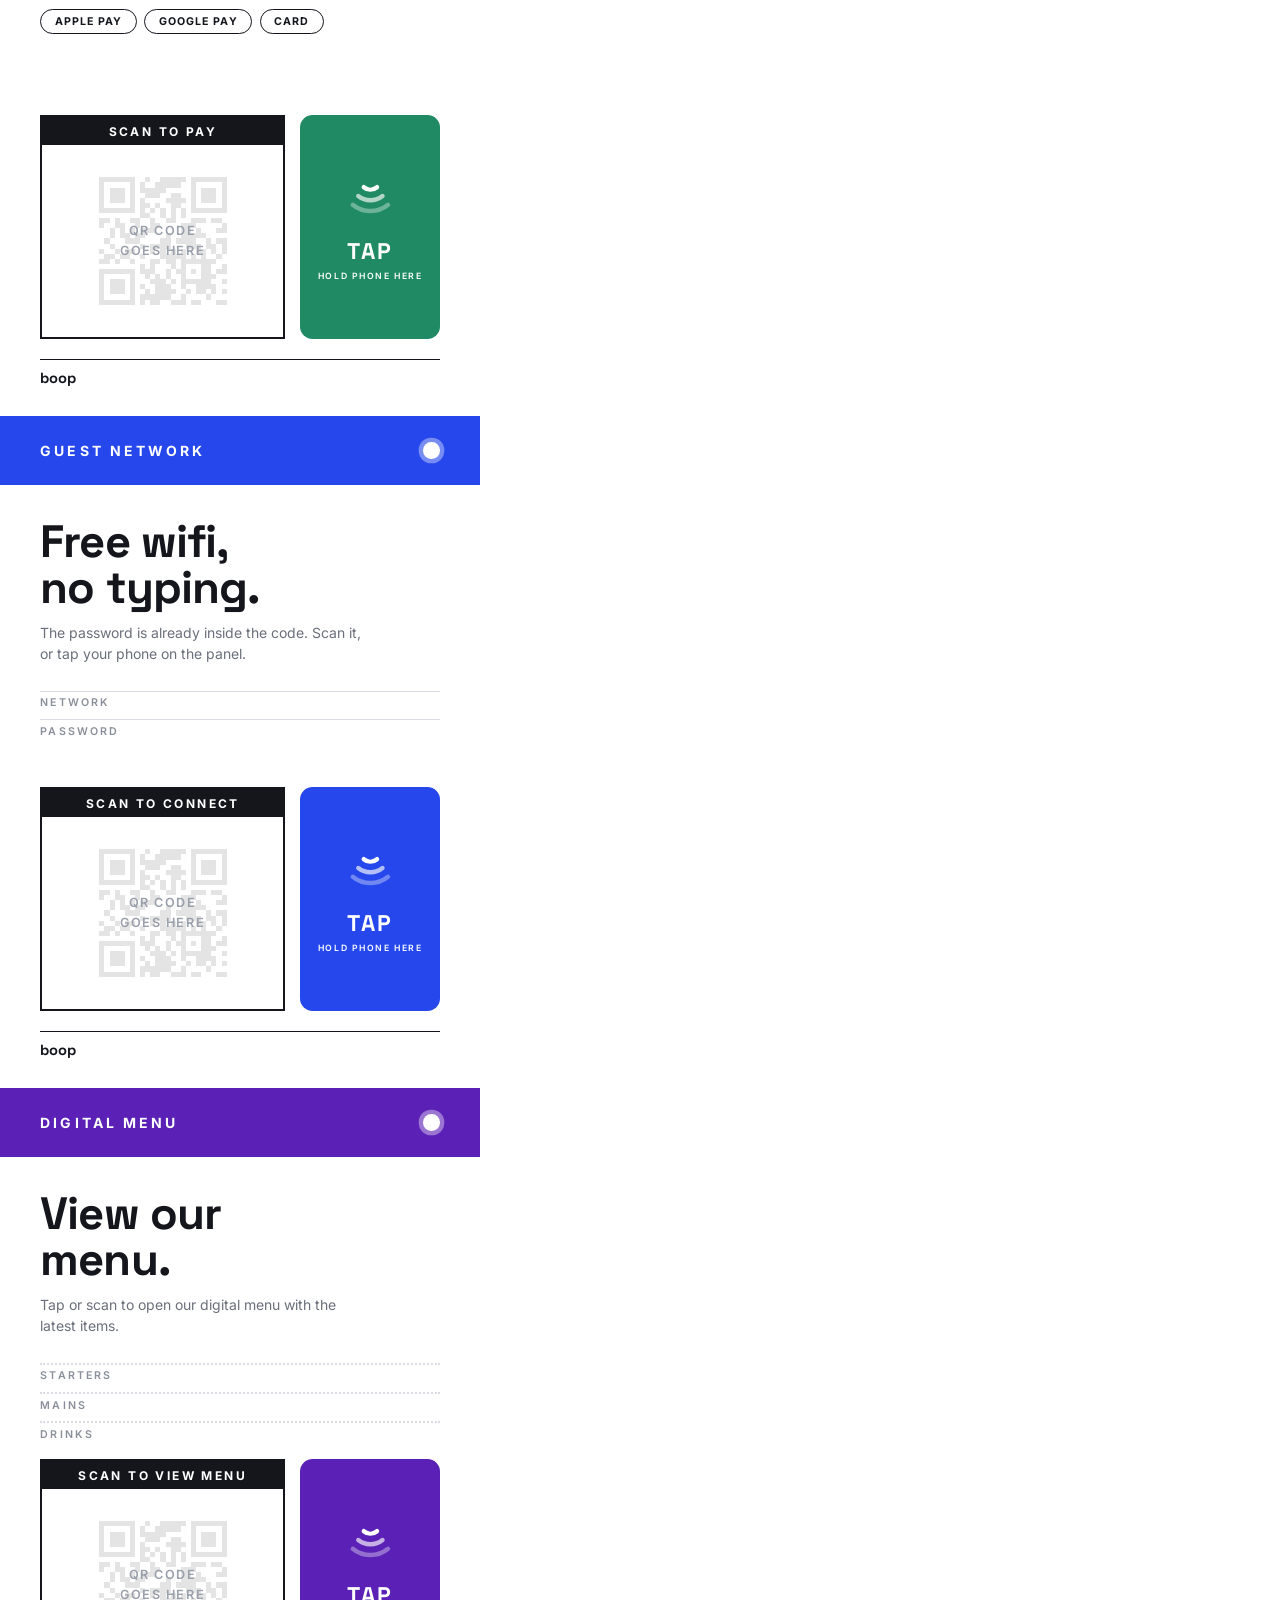
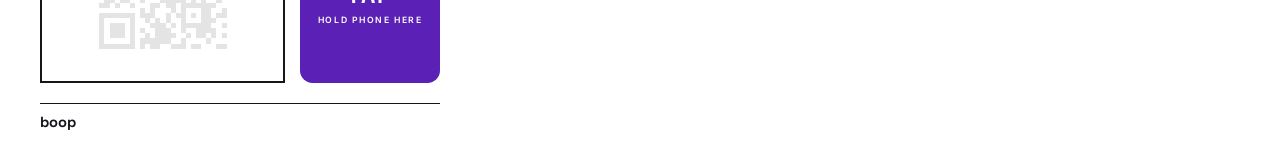
<file: print/boop-5x7-designs.html>
<!DOCTYPE html>
<html lang="en">
<head>
<meta charset="UTF-8" />
<title>boop 5×7 counter display designs — print masters</title>
<link rel="preconnect" href="https://fonts.googleapis.com" />
<link rel="preconnect" href="https://fonts.gstatic.com" crossorigin />
<link href="https://fonts.googleapis.com/css2?family=Inter:wght@400;500;600;700&family=Space+Grotesk:wght@500;700&display=swap" rel="stylesheet" />
<style>
  /* Print masters: each sheet is exactly 5in × 7in, no bleed, no frame.
     The QR area is a placement guide — drop the customer's QR code there. */
  @page { size: 5in 7in; margin: 0; }
  * { margin: 0; padding: 0; box-sizing: border-box; -webkit-print-color-adjust: exact; print-color-adjust: exact; }
  body { font-family: "Inter", sans-serif; background: #fff; }

  .sheet {
    width: 5in;
    height: 7in;
    background: #fff;
    color: #14161c;
    display: flex;
    flex-direction: column;
    overflow: hidden;
    page-break-after: always;
    position: relative;
  }

  .band {
    display: flex;
    align-items: center;
    justify-content: space-between;
    height: 0.72in;
    padding: 0 0.42in 0 0.42in;
    background: var(--accent);
    color: var(--accent-fg);
  }
  .band-label { font-size: 10.5pt; font-weight: 700; letter-spacing: 0.22em; }
  .band-dot {
    width: 0.17in;
    height: 0.17in;
    border-radius: 50%;
    background: var(--accent-fg);
    box-shadow: 0 0 0 0.045in color-mix(in srgb, var(--accent-fg), transparent 62%);
  }

  .headline {
    font-family: "Space Grotesk", sans-serif;
    font-weight: 700;
    font-size: 34pt;
    line-height: 1.02;
    letter-spacing: -0.02em;
    padding: 0.34in 0.42in 0;
  }
  .sub {
    font-size: 10.5pt;
    line-height: 1.5;
    color: #6a6f7a;
    padding: 0.12in 0.42in 0;
    max-width: 4.3in;
  }

  .extra { padding: 0.18in 0.42in 0; }
  .stars { color: var(--accent); font-size: 21pt; letter-spacing: 0.12em; line-height: 1; }
  .extra-line { display: block; font-size: 11pt; color: #3a3f49; margin-top: 0.08in; }
  .extra-line strong { color: #14161c; }
  .extra { flex-shrink: 0; }
  .rule-line {
    font-size: 8pt;
    font-weight: 600;
    letter-spacing: 0.2em;
    color: #8a8f99;
    border-top: 1px solid #d9dce2;
    padding-top: 0.05in;
    margin-top: 0.1in;
  }
  .rule-line.dotted { border-top-style: dotted; border-top-width: 2.4px; }
  .chips { display: flex; gap: 0.08in; }
  .chip {
    font-size: 8pt;
    font-weight: 700;
    letter-spacing: 0.1em;
    border: 1.4px solid #14161c;
    border-radius: 999px;
    padding: 0.05in 0.14in;
  }

  .row {
    margin-top: auto;
    display: flex;
    gap: 0.16in;
    align-items: stretch;
    padding: 0 0.42in;
  }
  .qrbox {
    width: 2.55in;
    display: flex;
    flex-direction: column;
    border: 2px solid #14161c;
    background: #fff;
  }
  .qrbox-head {
    background: #14161c;
    color: #fff;
    font-size: 9pt;
    font-weight: 700;
    letter-spacing: 0.2em;
    text-align: center;
    padding: 0.07in 0.05in;
  }
  .qrbox-body {
    flex: 1;
    position: relative;
    display: flex;
    align-items: center;
    justify-content: center;
    min-height: 2in;
  }
  .qrbox-body img { width: 1.75in; height: 1.75in; opacity: 0.1; }
  .qr-note {
    position: absolute;
    inset: 0;
    display: flex;
    align-items: center;
    justify-content: center;
    text-align: center;
    font-size: 9.5pt;
    font-weight: 600;
    letter-spacing: 0.12em;
    color: #9aa0ab;
    line-height: 1.6;
  }
  .tappanel {
    flex: 1;
    display: flex;
    flex-direction: column;
    align-items: center;
    justify-content: center;
    gap: 0.05in;
    background: var(--accent);
    color: var(--accent-fg);
    border-radius: 0.13in;
  }
  .tappanel svg { width: 0.55in; height: 0.55in; transform: rotate(90deg); margin-bottom: 0.06in; }
  .tap-word { font-family: "Space Grotesk", sans-serif; font-weight: 700; font-size: 17pt; letter-spacing: 0.1em; }
  .tap-hint { font-size: 6.5pt; font-weight: 600; letter-spacing: 0.18em; }

  .foot {
    display: flex;
    align-items: center;
    justify-content: space-between;
    margin: 0.2in 0.42in 0;
    padding: 0.1in 0 0.3in;
    border-top: 1.6px solid #14161c;
  }
  .foot-boop { font-family: "Space Grotesk", sans-serif; font-weight: 700; font-size: 11pt; }

  /* Per-design accents (ink text on gold; white on the rest) */
  #review { --accent: #F5A623; --accent-fg: #14161c; }
  #social { --accent: #E01583; --accent-fg: #ffffff; }
  #pay    { --accent: #1F8A63; --accent-fg: #ffffff; }
  #wifi   { --accent: #2547EB; --accent-fg: #ffffff; }
  #menu   { --accent: #5B21B6; --accent-fg: #ffffff; }
</style>
</head>
<body>

<div class="sheet" id="review">
  <div class="band"><span class="band-label">THIRTY SECONDS, TOPS</span><span class="band-dot"></span></div>
  <div class="headline">How did<br />we do?</div>
  <p class="sub">A review on Google helps a small shop more than almost anything else. Thank you.</p>
  <div class="extra">
    <span class="stars">★★★★★</span>
    <span class="extra-line">Leave a review on <strong>Google</strong></span>
  </div>
  <div class="row">
    <div class="qrbox">
      <div class="qrbox-head">SCAN TO REVIEW</div>
      <div class="qrbox-body"><img src="../assets/sample-qr.svg" alt="" /><span class="qr-note">QR CODE<br />GOES HERE</span></div>
    </div>
    <div class="tappanel">
      <svg viewBox="0 0 24 24" fill="none"><path d="M6 9c1.5 1.8 1.5 4.2 0 6" stroke="currentColor" stroke-width="2" stroke-linecap="round"/><path d="M10 6.5c2.6 3.2 2.6 7.8 0 11" stroke="currentColor" stroke-width="2" stroke-linecap="round" opacity=".65"/><path d="M14 4c3.8 4.6 3.8 11.4 0 16" stroke="currentColor" stroke-width="2" stroke-linecap="round" opacity=".35"/></svg>
      <span class="tap-word">TAP</span>
      <span class="tap-hint">HOLD PHONE HERE</span>
    </div>
  </div>
  <div class="foot"><span class="foot-boop">boop</span></div>
</div>

<div class="sheet" id="social">
  <div class="band"><span class="band-label">FOLLOW ALONG</span><span class="band-dot"></span></div>
  <div class="headline">See what's<br />new here.</div>
  <p class="sub">Specials, new arrivals and today's hours land on our page first.</p>
  <div class="extra">
    <div class="chips"><span class="chip">INSTAGRAM</span><span class="chip">FACEBOOK</span><span class="chip">TIKTOK</span></div>
  </div>
  <div class="row">
    <div class="qrbox">
      <div class="qrbox-head">SCAN TO FOLLOW</div>
      <div class="qrbox-body"><img src="../assets/sample-qr.svg" alt="" /><span class="qr-note">QR CODE<br />GOES HERE</span></div>
    </div>
    <div class="tappanel">
      <svg viewBox="0 0 24 24" fill="none"><path d="M6 9c1.5 1.8 1.5 4.2 0 6" stroke="currentColor" stroke-width="2" stroke-linecap="round"/><path d="M10 6.5c2.6 3.2 2.6 7.8 0 11" stroke="currentColor" stroke-width="2" stroke-linecap="round" opacity=".65"/><path d="M14 4c3.8 4.6 3.8 11.4 0 16" stroke="currentColor" stroke-width="2" stroke-linecap="round" opacity=".35"/></svg>
      <span class="tap-word">TAP</span>
      <span class="tap-hint">HOLD PHONE HERE</span>
    </div>
  </div>
  <div class="foot"><span class="foot-boop">boop</span></div>
</div>

<div class="sheet" id="pay">
  <div class="band"><span class="band-label">PAY HERE</span><span class="band-dot"></span></div>
  <div class="headline">Pay with<br />your phone.</div>
  <p class="sub">Opens your checkout link straight in the browser. No app to download, no account to make.</p>
  <div class="extra">
    <div class="chips"><span class="chip">APPLE PAY</span><span class="chip">GOOGLE PAY</span><span class="chip">CARD</span></div>
  </div>
  <div class="row">
    <div class="qrbox">
      <div class="qrbox-head">SCAN TO PAY</div>
      <div class="qrbox-body"><img src="../assets/sample-qr.svg" alt="" /><span class="qr-note">QR CODE<br />GOES HERE</span></div>
    </div>
    <div class="tappanel">
      <svg viewBox="0 0 24 24" fill="none"><path d="M6 9c1.5 1.8 1.5 4.2 0 6" stroke="currentColor" stroke-width="2" stroke-linecap="round"/><path d="M10 6.5c2.6 3.2 2.6 7.8 0 11" stroke="currentColor" stroke-width="2" stroke-linecap="round" opacity=".65"/><path d="M14 4c3.8 4.6 3.8 11.4 0 16" stroke="currentColor" stroke-width="2" stroke-linecap="round" opacity=".35"/></svg>
      <span class="tap-word">TAP</span>
      <span class="tap-hint">HOLD PHONE HERE</span>
    </div>
  </div>
  <div class="foot"><span class="foot-boop">boop</span></div>
</div>

<div class="sheet" id="wifi">
  <div class="band"><span class="band-label">GUEST NETWORK</span><span class="band-dot"></span></div>
  <div class="headline">Free wifi,<br />no typing.</div>
  <p class="sub">The password is already inside the code. Scan it, or tap your phone on the panel.</p>
  <div class="extra">
    <div class="rule-line">NETWORK</div>
    <div class="rule-line">PASSWORD</div>
  </div>
  <div class="row">
    <div class="qrbox">
      <div class="qrbox-head">SCAN TO CONNECT</div>
      <div class="qrbox-body"><img src="../assets/sample-qr.svg" alt="" /><span class="qr-note">QR CODE<br />GOES HERE</span></div>
    </div>
    <div class="tappanel">
      <svg viewBox="0 0 24 24" fill="none"><path d="M6 9c1.5 1.8 1.5 4.2 0 6" stroke="currentColor" stroke-width="2" stroke-linecap="round"/><path d="M10 6.5c2.6 3.2 2.6 7.8 0 11" stroke="currentColor" stroke-width="2" stroke-linecap="round" opacity=".65"/><path d="M14 4c3.8 4.6 3.8 11.4 0 16" stroke="currentColor" stroke-width="2" stroke-linecap="round" opacity=".35"/></svg>
      <span class="tap-word">TAP</span>
      <span class="tap-hint">HOLD PHONE HERE</span>
    </div>
  </div>
  <div class="foot"><span class="foot-boop">boop</span></div>
</div>

<div class="sheet" id="menu">
  <div class="band"><span class="band-label">DIGITAL MENU</span><span class="band-dot"></span></div>
  <div class="headline">View our<br />menu.</div>
  <p class="sub">Tap or scan to open our digital menu with the latest items.</p>
  <div class="extra">
    <div class="rule-line dotted">STARTERS</div>
    <div class="rule-line dotted">MAINS</div>
    <div class="rule-line dotted">DRINKS</div>
  </div>
  <div class="row">
    <div class="qrbox">
      <div class="qrbox-head">SCAN TO VIEW MENU</div>
      <div class="qrbox-body"><img src="../assets/sample-qr.svg" alt="" /><span class="qr-note">QR CODE<br />GOES HERE</span></div>
    </div>
    <div class="tappanel">
      <svg viewBox="0 0 24 24" fill="none"><path d="M6 9c1.5 1.8 1.5 4.2 0 6" stroke="currentColor" stroke-width="2" stroke-linecap="round"/><path d="M10 6.5c2.6 3.2 2.6 7.8 0 11" stroke="currentColor" stroke-width="2" stroke-linecap="round" opacity=".65"/><path d="M14 4c3.8 4.6 3.8 11.4 0 16" stroke="currentColor" stroke-width="2" stroke-linecap="round" opacity=".35"/></svg>
      <span class="tap-word">TAP</span>
      <span class="tap-hint">HOLD PHONE HERE</span>
    </div>
  </div>
  <div class="foot"><span class="foot-boop">boop</span></div>
</div>

<script>
  // Open with #review / #social / #pay / #wifi / #menu to isolate one sheet
  // (used to print each design to its own PDF).
  const only = window.location.hash.slice(1);
  if (only) {
    document.querySelectorAll(".sheet").forEach((s) => {
      if (s.id !== only) s.style.display = "none";
    });
  }
</script>
</body>
</html>
</file>
<file: styles.css>
/* ============================================================
   boop. — clean fintech direction
   Ink #0A0F1E · Electric blue #2563EB · Cyan #22D3EE · Paper #F8FAFC
   Space Grotesk (headings) + Inter (body)
   ============================================================ */

:root {
  --ink: #0A0F1E;
  --ink-soft: #101a30;
  --blue: #2563EB;
  --blue-dark: #1d4fc4;
  --cyan: #22D3EE;
  --paper: #F8FAFC;
  --white: #ffffff;
  --muted: #5b6472;
  --muted-dark: #a6b0c3;
  --line: #e4e9f0;
  --line-dark: #1e2a44;
  --radius: 16px;
  --font-head: "Space Grotesk", sans-serif;
  --font-body: "Inter", system-ui, sans-serif;
  --cycle: 4.2s; /* hero animation loop length — keep in sync across keyframes */
}

* { margin: 0; padding: 0; box-sizing: border-box; }

html { scroll-behavior: smooth; }

body {
  font-family: var(--font-body);
  color: var(--ink);
  background: var(--white);
  line-height: 1.6;
  -webkit-font-smoothing: antialiased;
}

.container {
  width: min(1120px, 92%);
  margin-inline: auto;
}

h1, h2, h3 { font-family: var(--font-head); line-height: 1.1; }

h2 { font-size: clamp(1.8rem, 4vw, 2.6rem); letter-spacing: -0.02em; }

.eyebrow {
  font-size: 0.8rem;
  font-weight: 600;
  letter-spacing: 0.12em;
  text-transform: uppercase;
  color: var(--blue);
  margin-bottom: 0.75rem;
}

.section { padding: 5.5rem 0; }
.section-paper { background: var(--paper); }
.section-sub { color: var(--muted); max-width: 34rem; margin-top: 0.75rem; }

.visually-hidden {
  position: absolute; width: 1px; height: 1px;
  overflow: hidden; clip: rect(0 0 0 0); white-space: nowrap;
}

/* ---------- Buttons ---------- */
.btn {
  display: inline-block;
  background: var(--blue);
  color: var(--white);
  font-weight: 600;
  font-size: 0.95rem;
  padding: 0.8rem 1.5rem;
  border-radius: 12px;
  border: none;
  text-decoration: none;
  cursor: pointer;
  transition: background 0.2s ease, transform 0.2s ease, box-shadow 0.2s ease;
}
.btn:hover {
  background: var(--blue-dark);
  transform: translateY(-1px);
  box-shadow: 0 8px 24px rgba(37, 99, 235, 0.35);
}
.btn-small { padding: 0.55rem 1.1rem; font-size: 0.85rem; }
.btn-ghost {
  background: transparent;
  border: 1px solid rgba(166, 176, 195, 0.4);
  color: var(--white);
}
.btn-ghost:hover { background: rgba(255, 255, 255, 0.06); box-shadow: none; }
.btn-outline {
  background: transparent;
  border: 1px solid var(--blue);
  color: var(--blue);
}
.btn-outline:hover { background: var(--blue); color: var(--white); }

/* ---------- Nav ---------- */
.nav {
  position: sticky;
  top: 0;
  z-index: 50;
  background: rgba(10, 15, 30, 0.82);
  backdrop-filter: blur(12px);
  -webkit-backdrop-filter: blur(12px);
  border-bottom: 1px solid rgba(255, 255, 255, 0.06);
}
.nav-inner {
  display: flex;
  align-items: center;
  justify-content: space-between;
  padding: 0.9rem 0;
}
.logo {
  font-family: var(--font-head);
  font-weight: 700;
  font-size: 1.4rem;
  color: var(--white);
  text-decoration: none;
  letter-spacing: -0.02em;
}
.logo-dot { color: var(--cyan); }
.nav-links { display: flex; gap: 1.75rem; }
.nav-links a {
  color: var(--muted-dark);
  text-decoration: none;
  font-size: 0.9rem;
  font-weight: 500;
  transition: color 0.2s ease;
}
.nav-links a:hover { color: var(--white); }

/* ---------- Hero ---------- */
.hero {
  background:
    radial-gradient(60rem 30rem at 80% -10%, rgba(37, 99, 235, 0.28), transparent 60%),
    radial-gradient(40rem 24rem at 10% 110%, rgba(34, 211, 238, 0.12), transparent 60%),
    var(--ink);
  color: var(--white);
  overflow: hidden;
}
.hero-inner {
  display: grid;
  grid-template-columns: 1.1fr 0.9fr;
  align-items: center;
  gap: 2rem;
  padding: 5rem 0 6rem;
}
.hero h1 {
  font-size: clamp(2.6rem, 6.5vw, 4.2rem);
  letter-spacing: -0.03em;
  margin-bottom: 1.25rem;
}
.hero .sub {
  color: var(--muted-dark);
  font-size: 1.1rem;
  max-width: 30rem;
  margin-bottom: 2rem;
}
.hero-ctas { display: flex; gap: 0.9rem; flex-wrap: wrap; }
.hero-note { margin-top: 1.25rem; font-size: 0.8rem; color: #6b7689; }

/* ---------- Hero stage (animated demo) ---------- */
.hero-stage { display: flex; justify-content: center; }
.stage { position: relative; width: 360px; height: 460px; }

.phone {
  position: absolute;
  left: 44px;
  top: 24px;
  width: 200px;
  height: 408px;
  border-radius: 34px;
  background: #0d1526;
  border: 3px solid var(--line-dark);
  box-shadow: 0 30px 80px rgba(0, 0, 0, 0.55), 0 0 0 1px rgba(255, 255, 255, 0.04);
}
.phone-notch {
  position: absolute;
  top: 12px;
  left: 50%;
  transform: translateX(-50%);
  width: 64px;
  height: 16px;
  border-radius: 999px;
  background: #05080f;
  z-index: 3;
}
.phone-screen {
  position: absolute;
  inset: 8px;
  border-radius: 26px;
  background: linear-gradient(165deg, #14203a, #0b1222 70%);
  overflow: hidden;
}
.screen-idle {
  position: absolute;
  inset: 0;
  display: flex;
  justify-content: center;
  padding-top: 3rem;
}
.idle-time {
  font-family: var(--font-head);
  font-weight: 500;
  font-size: 1.6rem;
  color: rgba(255, 255, 255, 0.35);
}

/* Scenes inside the phone screen */
.scene {
  position: absolute;
  inset: 0;
  padding: 2.6rem 0.9rem 0.9rem;
  display: none;
  flex-direction: column;
  gap: 0.5rem;
}
.scene.active { display: flex; }

.pop {
  opacity: 0;
  animation: popIn var(--cycle) ease infinite;
}
.pop:nth-child(2) { animation-delay: 0.07s; }
.pop:nth-child(3) { animation-delay: 0.14s; }
.pop:nth-child(4) { animation-delay: 0.21s; }
.pop:nth-child(5) { animation-delay: 0.28s; }

@keyframes popIn {
  0%, 30%  { opacity: 0; transform: translateY(16px) scale(0.96); }
  37%      { opacity: 1; transform: translateY(-2px) scale(1.01); }
  41%, 86% { opacity: 1; transform: none; }
  94%, 100% { opacity: 0; transform: translateY(4px); }
}

.mini-header {
  display: flex;
  justify-content: space-between;
  align-items: center;
  padding-bottom: 0.4rem;
  border-bottom: 1px solid rgba(255, 255, 255, 0.08);
}
.mini-title {
  font-family: var(--font-head);
  font-weight: 700;
  font-size: 0.78rem;
  color: var(--white);
}
.mini-chip {
  font-size: 0.55rem;
  font-weight: 600;
  letter-spacing: 0.1em;
  padding: 0.15rem 0.45rem;
  border-radius: 999px;
  background: rgba(34, 211, 238, 0.15);
  color: var(--cyan);
}
.mini-chip-blue { background: rgba(37, 99, 235, 0.12); color: var(--blue); }

.menu-row {
  display: flex;
  justify-content: space-between;
  font-size: 0.72rem;
  color: #cdd5e1;
  padding: 0.45rem 0.1rem;
  border-bottom: 1px dashed rgba(255, 255, 255, 0.07);
}
.menu-row .price { color: var(--cyan); font-weight: 600; }

/* Pay scene */
.pay-wrap {
  flex: 1;
  display: flex;
  flex-direction: column;
  align-items: center;
  justify-content: center;
  gap: 0.5rem;
  text-align: center;
}
.pay-label { font-size: 0.7rem; color: var(--muted-dark); }
.pay-amount {
  font-family: var(--font-head);
  font-weight: 700;
  font-size: 2rem;
  color: var(--white);
  letter-spacing: -0.02em;
}
.pay-btn {
  position: relative;
  width: 82%;
  height: 38px;
  border-radius: 10px;
  background: var(--blue);
  overflow: hidden;
}
.pay-state {
  position: absolute;
  inset: 0;
  display: flex;
  align-items: center;
  justify-content: center;
  font-size: 0.78rem;
  font-weight: 600;
  color: var(--white);
}
.pay-state-a { animation: payA var(--cycle) ease infinite; }
.pay-state-b { opacity: 0; animation: payB var(--cycle) ease infinite; }
@keyframes payA {
  0%, 55%  { opacity: 1; }
  60%, 100% { opacity: 0; }
}
@keyframes payB {
  0%, 58%  { opacity: 0; transform: scale(0.9); }
  64%, 86% { opacity: 1; transform: scale(1); }
  94%, 100% { opacity: 0; }
}

/* Contact scene */
.contact-wrap {
  flex: 1;
  display: flex;
  flex-direction: column;
  align-items: center;
  justify-content: center;
  gap: 0.35rem;
  text-align: center;
}
.avatar {
  width: 56px;
  height: 56px;
  border-radius: 50%;
  display: flex;
  align-items: center;
  justify-content: center;
  font-family: var(--font-head);
  font-weight: 700;
  font-size: 1rem;
  color: var(--white);
  background: linear-gradient(135deg, var(--blue), var(--cyan));
  margin-bottom: 0.3rem;
}
.contact-name {
  font-family: var(--font-head);
  font-weight: 700;
  font-size: 0.95rem;
  color: var(--white);
}
.contact-role { font-size: 0.68rem; color: var(--muted-dark); }
.contact-actions { display: flex; gap: 0.4rem; margin-top: 0.5rem; }
.mini-btn {
  font-size: 0.62rem;
  font-weight: 600;
  padding: 0.35rem 0.7rem;
  border-radius: 8px;
  border: 1px solid rgba(255, 255, 255, 0.18);
  color: #cdd5e1;
}
.mini-btn-solid { background: var(--blue); border-color: var(--blue); color: var(--white); }

/* The boop tag */
.tag {
  position: absolute;
  right: 0;
  top: 96px;
  width: 118px;
  height: 118px;
  z-index: 4;
  animation: cardTap var(--cycle) cubic-bezier(0.4, 0, 0.2, 1) infinite;
  filter: drop-shadow(0 18px 32px rgba(0, 0, 0, 0.45));
}
@keyframes cardTap {
  0%       { transform: translate(76px, -36px) rotate(14deg); opacity: 0; }
  12%      { opacity: 1; }
  24%, 80% { transform: translate(-16px, 2px) rotate(5deg); opacity: 1; }
  94%, 100% { transform: translate(76px, -36px) rotate(14deg); opacity: 0; }
}
.tag-face {
  position: relative;
  width: 100%;
  height: 100%;
  border-radius: 22px;
  background: var(--white);
  padding: 12px;
}
.tag-logo {
  font-family: var(--font-head);
  font-weight: 700;
  font-size: 1.05rem;
  color: var(--ink);
  letter-spacing: -0.02em;
}
.tag-logo .logo-dot { color: var(--blue); }
.tag-nfc {
  position: absolute;
  top: 10px;
  right: 8px;
  width: 26px;
  height: 26px;
  color: var(--blue);
}
.tag-qr {
  position: absolute;
  bottom: 12px;
  left: 12px;
  width: 44px;
  height: 44px;
  color: var(--ink);
}

/* NFC pulse rings at the contact point */
.pulse {
  position: absolute;
  left: 226px;
  top: 148px;
  width: 22px;
  height: 22px;
  border: 2px solid var(--cyan);
  border-radius: 50%;
  opacity: 0;
  z-index: 5;
  animation: pulseRing var(--cycle) ease-out infinite;
}
.pulse.p2 { animation-delay: 0.18s; }
.pulse.p3 { animation-delay: 0.36s; }
@keyframes pulseRing {
  0%, 24% { transform: scale(0.3); opacity: 0; }
  27%     { opacity: 0.9; }
  55%     { transform: scale(4.5); opacity: 0; }
  100%    { opacity: 0; }
}

/* ---------- Use cases ---------- */
.uc-grid {
  display: grid;
  grid-template-columns: repeat(3, 1fr);
  gap: 1.5rem;
  margin-top: 3rem;
}
.uc-card {
  background: var(--white);
  border: 1px solid var(--line);
  border-radius: var(--radius);
  padding: 1.5rem;
  transition: transform 0.25s ease, box-shadow 0.25s ease;
}
.uc-card:hover {
  transform: translateY(-4px);
  box-shadow: 0 20px 48px rgba(10, 15, 30, 0.08);
}
.uc-card h3 { font-size: 1.2rem; margin: 1.25rem 0 0.5rem; }
.uc-card p { color: var(--muted); font-size: 0.92rem; }
.uc-tag {
  display: inline-block;
  margin-top: 1rem;
  font-size: 0.72rem;
  font-weight: 600;
  letter-spacing: 0.06em;
  text-transform: uppercase;
  color: var(--blue);
  background: rgba(37, 99, 235, 0.08);
  padding: 0.3rem 0.7rem;
  border-radius: 999px;
}

.uc-visual {
  height: 170px;
  border-radius: 12px;
  background: linear-gradient(165deg, #eef3fb, var(--paper));
  border: 1px solid var(--line);
  display: flex;
  align-items: center;
  justify-content: center;
  overflow: hidden;
}

/* Menu demo */
.demo-menu {
  width: 78%;
  background: var(--white);
  border-radius: 10px;
  padding: 0.7rem 0.8rem;
  box-shadow: 0 8px 24px rgba(10, 15, 30, 0.08);
}
.demo-menu-head {
  display: flex;
  justify-content: space-between;
  align-items: center;
  font-family: var(--font-head);
  font-weight: 700;
  font-size: 0.72rem;
  padding-bottom: 0.4rem;
  border-bottom: 1px solid var(--line);
  margin-bottom: 0.3rem;
}
.demo-menu-row {
  display: flex;
  justify-content: space-between;
  font-size: 0.7rem;
  color: var(--muted);
  padding: 0.32rem 0;
  opacity: 0;
  transform: translateX(-10px);
}
.visible .demo-menu-row { animation: rowIn 0.5s ease both; }
.visible .demo-menu-row:nth-child(2) { animation-delay: 0.15s; }
.visible .demo-menu-row:nth-child(3) { animation-delay: 0.3s; }
.visible .demo-menu-row:nth-child(4) { animation-delay: 0.45s; }
@keyframes rowIn {
  to { opacity: 1; transform: none; }
}

/* Pay demo */
.demo-pay {
  display: flex;
  flex-direction: column;
  align-items: center;
  gap: 0.3rem;
}
.demo-pay-label { font-size: 0.7rem; color: var(--muted); }
.demo-pay-amount {
  font-family: var(--font-head);
  font-weight: 700;
  font-size: 1.6rem;
  letter-spacing: -0.02em;
}
.demo-pay-btn {
  position: relative;
  width: 130px;
  height: 34px;
  border-radius: 9px;
  background: var(--blue);
  overflow: hidden;
  margin-top: 0.3rem;
}
.demo-pay-a, .demo-pay-b {
  position: absolute;
  inset: 0;
  display: flex;
  align-items: center;
  justify-content: center;
  font-size: 0.72rem;
  font-weight: 600;
  color: var(--white);
}
.demo-pay-b { opacity: 0; }
.visible .demo-pay-a { animation: demoPayA 0.4s ease 1s both; }
.visible .demo-pay-b { animation: demoPayB 0.4s ease 1.2s both; }
@keyframes demoPayA { to { opacity: 0; } }
@keyframes demoPayB {
  from { opacity: 0; transform: scale(0.85); }
  to   { opacity: 1; transform: scale(1); }
}

/* Contact demo */
.demo-contact {
  display: flex;
  align-items: center;
  gap: 0.8rem;
  background: var(--white);
  border-radius: 10px;
  padding: 0.9rem 1.1rem;
  box-shadow: 0 8px 24px rgba(10, 15, 30, 0.08);
}
.demo-avatar {
  width: 44px;
  height: 44px;
  border-radius: 50%;
  display: flex;
  align-items: center;
  justify-content: center;
  font-family: var(--font-head);
  font-weight: 700;
  font-size: 0.85rem;
  color: var(--white);
  background: linear-gradient(135deg, var(--blue), var(--cyan));
  flex-shrink: 0;
  transform: scale(0);
}
.visible .demo-avatar { animation: avatarPop 0.45s cubic-bezier(0.34, 1.56, 0.64, 1) 0.1s both; }
@keyframes avatarPop { to { transform: scale(1); } }
.demo-contact-lines { display: flex; flex-direction: column; gap: 0.15rem; }
.demo-line {
  font-size: 0.68rem;
  color: var(--muted);
  opacity: 0;
  transform: translateX(-8px);
}
.demo-line-name { font-family: var(--font-head); font-weight: 700; font-size: 0.85rem; color: var(--ink); }
.demo-line-link { color: var(--blue); font-weight: 600; }
.visible .demo-line { animation: rowIn 0.45s ease both 0.25s; }
.visible .demo-line:nth-child(2) { animation-delay: 0.4s; }
.visible .demo-line:nth-child(3) { animation-delay: 0.55s; }

/* ---------- How it works ---------- */
.steps {
  display: grid;
  grid-template-columns: repeat(3, 1fr);
  gap: 1.5rem;
  margin-top: 3rem;
}
.step {
  padding: 1.5rem;
  border-radius: var(--radius);
  border: 1px solid var(--line);
}
.step-num {
  display: inline-flex;
  align-items: center;
  justify-content: center;
  width: 40px;
  height: 40px;
  border-radius: 12px;
  background: var(--blue);
  color: var(--white);
  font-family: var(--font-head);
  font-weight: 700;
  font-size: 1.1rem;
  margin-bottom: 1rem;
}
.step h3 { font-size: 1.1rem; margin-bottom: 0.4rem; }
.step p { color: var(--muted); font-size: 0.92rem; }

/* ---------- Social proof ---------- */
#proof { text-align: center; }
.proof-label {
  font-size: 0.8rem;
  font-weight: 600;
  letter-spacing: 0.12em;
  text-transform: uppercase;
  color: var(--muted);
  margin-bottom: 1.5rem;
}
.logo-row {
  display: flex;
  justify-content: center;
  flex-wrap: wrap;
  gap: 0.8rem;
}
.logo-chip {
  font-family: var(--font-head);
  font-weight: 700;
  font-size: 0.95rem;
  color: #9aa4b5;
  padding: 0.6rem 1.3rem;
  border-radius: 999px;
  background: var(--white);
  border: 1px solid var(--line);
}
.quote {
  max-width: 38rem;
  margin: 2.5rem auto 0;
}
.quote p {
  font-family: var(--font-head);
  font-weight: 500;
  font-size: 1.25rem;
  line-height: 1.4;
  letter-spacing: -0.01em;
}
.quote cite {
  display: block;
  margin-top: 0.8rem;
  font-style: normal;
  font-size: 0.85rem;
  color: var(--muted);
}

/* ---------- Pricing ---------- */
.price-grid {
  display: grid;
  grid-template-columns: repeat(3, 1fr);
  gap: 1.5rem;
  margin-top: 3rem;
  align-items: start;
}
.price-card {
  position: relative;
  border: 1px solid var(--line);
  border-radius: var(--radius);
  padding: 1.75rem;
  display: flex;
  flex-direction: column;
  gap: 1rem;
}
.price-card-featured {
  border-color: var(--blue);
  box-shadow: 0 20px 48px rgba(37, 99, 235, 0.12);
}
.badge {
  position: absolute;
  top: -12px;
  left: 1.5rem;
  background: var(--cyan);
  color: var(--ink);
  font-size: 0.68rem;
  font-weight: 700;
  letter-spacing: 0.06em;
  text-transform: uppercase;
  padding: 0.25rem 0.7rem;
  border-radius: 999px;
}
.price-card h3 { font-size: 1.1rem; }
.price { color: var(--muted); font-size: 0.85rem; }
.price-num {
  font-family: var(--font-head);
  font-weight: 700;
  font-size: 2.2rem;
  color: var(--ink);
  letter-spacing: -0.02em;
  margin-right: 0.3rem;
}
.price-card ul { list-style: none; display: flex; flex-direction: column; gap: 0.5rem; }
.price-card li {
  font-size: 0.9rem;
  color: var(--muted);
  padding-left: 1.4rem;
  position: relative;
}
.price-card li::before {
  content: "✓";
  position: absolute;
  left: 0;
  color: var(--blue);
  font-weight: 700;
}
.price-card .btn, .price-card .btn-outline { text-align: center; margin-top: 0.5rem; }

/* ---------- CTA ---------- */
.cta {
  background:
    radial-gradient(50rem 26rem at 50% 130%, rgba(37, 99, 235, 0.35), transparent 65%),
    var(--ink);
  color: var(--white);
  padding: 6rem 0;
  text-align: center;
}
.cta p { color: var(--muted-dark); max-width: 28rem; margin: 1rem auto 2rem; }
.cta-form {
  display: flex;
  gap: 0.6rem;
  justify-content: center;
  flex-wrap: wrap;
}
.cta-form input {
  font-family: var(--font-body);
  font-size: 0.95rem;
  padding: 0.8rem 1.1rem;
  border-radius: 12px;
  border: 1px solid rgba(255, 255, 255, 0.15);
  background: rgba(255, 255, 255, 0.06);
  color: var(--white);
  width: min(320px, 100%);
  outline: none;
  transition: border-color 0.2s ease;
}
.cta-form input::placeholder { color: #6b7689; }
.cta-form input:focus { border-color: var(--cyan); }
.cta-form-stacked {
  flex-direction: column;
  align-items: stretch;
  max-width: 420px;
  margin-inline: auto;
}
.cta-form-stacked input { width: 100%; }
.cta-form textarea {
  font-family: var(--font-body);
  font-size: 0.95rem;
  padding: 0.8rem 1.1rem;
  border-radius: 12px;
  border: 1px solid rgba(255, 255, 255, 0.15);
  background: rgba(255, 255, 255, 0.06);
  color: var(--white);
  resize: vertical;
  min-height: 96px;
  outline: none;
  transition: border-color 0.2s ease;
}
.cta-form textarea::placeholder { color: #6b7689; }
.cta-form textarea:focus { border-color: var(--cyan); }
.form-msg { margin-top: 1rem; font-size: 0.9rem; color: var(--cyan); min-height: 1.4em; }

/* ---------- Footer ---------- */
.footer {
  background: var(--ink);
  color: var(--muted-dark);
  border-top: 1px solid rgba(255, 255, 255, 0.06);
  padding: 2rem 0;
  font-size: 0.85rem;
}
.footer-inner {
  display: flex;
  align-items: center;
  justify-content: space-between;
  gap: 1rem;
  flex-wrap: wrap;
}
.logo-footer { font-size: 1.1rem; }
.footer-links { display: flex; gap: 1.25rem; }
.footer-links a { color: var(--muted-dark); text-decoration: none; }
.footer-links a:hover { color: var(--white); }

/* ---------- Scroll reveal ---------- */
.reveal {
  opacity: 0;
  transform: translateY(20px);
  transition: opacity 0.6s ease, transform 0.6s ease;
}
.reveal.visible { opacity: 1; transform: none; }

/* ============================================================
   Customize page (design studio)
   ============================================================ */

.nav-links .nav-active { color: var(--white); }

.customize-hero {
  background:
    radial-gradient(50rem 24rem at 85% -20%, rgba(37, 99, 235, 0.3), transparent 60%),
    var(--ink);
  color: var(--white);
  padding: 4rem 0 4.5rem;
}
.customize-hero h1 {
  font-size: clamp(2.2rem, 5vw, 3.4rem);
  letter-spacing: -0.03em;
  margin-bottom: 1rem;
}
.customize-hero .sub {
  color: var(--muted-dark);
  font-size: 1.05rem;
  max-width: 32rem;
}

/* ---------- Template gallery ---------- */
.templates { background: var(--paper); padding: 3.5rem 0 0.5rem; }
.tpl-group-title {
  font-size: 1.05rem;
  letter-spacing: -0.01em;
  margin-top: 2.25rem;
}
.tpl-group-note {
  font-family: var(--font-body);
  font-size: 0.82rem;
  font-weight: 400;
  color: var(--muted);
  margin-left: 0.4rem;
}
.tpl-grid {
  display: grid;
  grid-template-columns: repeat(auto-fill, minmax(230px, 1fr));
  gap: 1rem;
  margin-top: 1rem;
}
.tpl-card {
  font-family: var(--font-body);
  text-align: left;
  background: var(--white);
  border: 1px solid var(--line);
  border-radius: var(--radius);
  padding: 0 1.1rem 1.1rem;
  cursor: pointer;
  transition: border-color 0.2s ease, transform 0.2s ease, box-shadow 0.2s ease;
}
.tpl-card:hover {
  border-color: var(--blue);
  transform: translateY(-3px);
  box-shadow: 0 16px 36px rgba(10, 15, 30, 0.08);
}
.tpl-card[aria-pressed="true"] {
  border-color: var(--blue);
  box-shadow: 0 0 0 1px var(--blue), 0 16px 36px rgba(37, 99, 235, 0.12);
}
.tpl-thumb {
  position: relative;
  display: flex;
  align-items: center;
  justify-content: center;
  height: 170px;
  overflow: hidden;
  pointer-events: none;
  perspective: 1200px;
}
.tpl-thumb .preview-tag {
  transform: scale(0.5);
  flex-shrink: 0;
  box-shadow: 0 12px 28px rgba(10, 15, 30, 0.22);
}
/* Two-sided template thumbs flip to their back on hover/focus */
.tpl-flip { display: flex; align-items: center; justify-content: center; }
.tpl-flip .flip-face {
  display: flex;
  align-items: center;
  justify-content: center;
}
.tpl-card:hover .tpl-flip,
.tpl-card:focus-visible .tpl-flip { transform: rotateY(180deg); }
.tpl-badge {
  position: absolute;
  top: 10px;
  right: 0;
  font-size: 0.6rem;
  font-weight: 600;
  letter-spacing: 0.05em;
  text-transform: uppercase;
  color: var(--muted);
  background: var(--paper);
  border: 1px solid var(--line);
  border-radius: 999px;
  padding: 0.15rem 0.55rem;
}
.tpl-label {
  display: block;
  font-family: var(--font-head);
  font-weight: 700;
  font-size: 0.98rem;
  color: var(--ink);
}
.tpl-desc {
  display: block;
  font-size: 0.8rem;
  color: var(--muted);
  margin-top: 0.15rem;
  line-height: 1.45;
}

.customizer { padding: 4rem 0 5.5rem; background: var(--paper); }
.customizer-grid {
  display: grid;
  grid-template-columns: 1fr 1.1fr;
  gap: 3rem;
  align-items: start;
}

/* ---------- Live preview ---------- */
.preview-panel { position: sticky; top: 6rem; }

.pv-tabs { display: flex; justify-content: center; gap: 0.4rem; margin-bottom: 0.9rem; }
.pv-tab {
  font-family: var(--font-body);
  font-size: 0.82rem;
  font-weight: 600;
  color: var(--muted);
  background: var(--white);
  border: 1px solid var(--line);
  border-radius: 999px;
  padding: 0.4rem 1.1rem;
  cursor: pointer;
  transition: background 0.2s ease, color 0.2s ease, border-color 0.2s ease;
}
.pv-tab:hover:not(:disabled) { border-color: var(--blue); color: var(--blue); }
.pv-tab-active, .pv-tab-active:hover:not(:disabled) {
  background: var(--blue);
  border-color: var(--blue);
  color: var(--white);
}
.pv-tab:disabled { opacity: 0.45; cursor: not-allowed; }

/* 3D flip between front and back faces */
.flip-scene { perspective: 1400px; }
.flip-inner, .tpl-flip {
  position: relative;
  display: block;
  transform-style: preserve-3d;
  transition: transform 0.55s cubic-bezier(0.4, 0.1, 0.2, 1);
}
.flip-inner.flipped { transform: rotateY(180deg); }
.flip-face {
  display: block;
  backface-visibility: hidden;
  -webkit-backface-visibility: hidden;
}
.flip-back {
  position: absolute;
  inset: 0;
  transform: rotateY(180deg);
  display: flex;
  align-items: center;
  justify-content: center;
}

/* Back-of-tag layout */
.preview-tag.pv-back {
  justify-content: center;
  align-items: center;
  text-align: center;
  gap: 0.7rem;
}
.pv-qr-big { width: 84px; height: 84px; }
.format-sticker.pv-back .pv-qr-big { width: 76px; height: 76px; }
.pv-back-name {
  font-family: var(--font-head);
  font-weight: 700;
  font-size: 0.85rem;
  opacity: 0.9;
}
.pv-back-callout {
  font-size: 0.62rem;
  font-weight: 600;
  letter-spacing: 0.13em;
  text-transform: uppercase;
  opacity: 0.7;
}
.pv-back.back-qr .pv-back-name,
.pv-back.back-qr .pv-back-callout { display: none; }
.pv-back.back-blank .pv-back-name,
.pv-back.back-blank .pv-qr-big,
.pv-back.back-blank .pv-back-callout { display: none; }
.preview-stage {
  background: var(--white);
  border: 1px solid var(--line);
  border-radius: var(--radius);
  min-height: 380px;
  display: flex;
  align-items: center;
  justify-content: center;
  padding: 2.5rem 1.5rem;
}
.preview-caption {
  text-align: center;
  margin-top: 1rem;
  font-size: 0.85rem;
  font-weight: 500;
  color: var(--muted);
}

.preview-tag {
  --pv-bg: #ffffff;
  --pv-fg: #0a0f1e;
  position: relative;
  background: var(--pv-bg);
  color: var(--pv-fg);
  border: 1px solid rgba(10, 15, 30, 0.08);
  box-shadow: 0 24px 56px rgba(10, 15, 30, 0.18);
  display: flex;
  flex-direction: column;
  justify-content: space-between;
  padding: 20px;
  transition: background 0.25s ease, color 0.25s ease, border-radius 0.3s ease,
    width 0.3s ease, height 0.3s ease;
}
.preview-tag.format-card { width: 320px; height: 200px; border-radius: 18px; }
.preview-tag.format-sticker {
  width: 250px;
  height: 250px;
  border-radius: 50%;
  align-items: center;
  text-align: center;
  padding: 30px;
}
.preview-tag.format-tent {
  width: 290px;
  height: 210px;
  border-radius: 14px 14px 4px 4px;
  margin-bottom: 18px;
}
/* 5×7 counter display — rendered at 44px per inch (220×308).
   Framed-poster layout: accent header band, bold headline, subline,
   use-case extras, QR box + tap panel, boop footer. */
.preview-tag.format-five7 {
  width: 220px;
  height: 308px;
  border-radius: 10px;
  padding: 0;
  overflow: hidden;
  justify-content: flex-start;
}
/* The 5×7 display ships in a wooden picture frame — show it around the
   front. Outer size grows so the printed face stays a true 220×308. */
.preview-tag.format-five7:not(.pv-back) {
  width: 244px;
  height: 332px;
  border: 12px solid #c9ab7e;
  border-image: linear-gradient(140deg, #ead8b7 0%, #c3a274 28%, #ddc69f 52%, #a9895e 78%, #d6bc92 100%) 1;
  border-radius: 0;
  box-shadow: 0 0 0 1px #8a6f4c, 0 2px 0 rgba(255, 255, 255, 0.35) inset,
    0 26px 56px rgba(10, 15, 30, 0.3);
}
.preview-tag.pv-back.format-five7 { padding: 20px; justify-content: center; }

/* Poster elements hidden everywhere except the five7 front */
.pv-poster-band, .pv-poster-sub, .pv-poster-extra,
.pv-poster-row, .pv-poster-foot { display: none; }
.format-five7 .pv-brand, .format-five7 .pv-bottom { display: none; }
.pv-back .pv-poster-band, .pv-back .pv-poster-sub, .pv-back .pv-poster-extra,
.pv-back .pv-poster-row, .pv-back .pv-poster-foot { display: none; }

.format-five7:not(.pv-back) .pv-poster-band {
  display: flex;
  align-items: center;
  justify-content: space-between;
  background: linear-gradient(100deg, var(--pv-accent), color-mix(in srgb, var(--pv-accent), #fff 18%));
  color: var(--pv-accent-fg, #fff);
  padding: 9px 13px;
  min-height: 32px;
}
.pv-poster-label {
  font-size: 6.5px;
  font-weight: 700;
  letter-spacing: 0.18em;
}
.pv-poster-dot {
  width: 9px;
  height: 9px;
  border-radius: 50%;
  background: var(--pv-accent-fg, #fff);
  box-shadow: 0 0 0 2.5px color-mix(in srgb, var(--pv-accent-fg, #fff), transparent 65%);
}
.pv-poster-logo { max-height: 16px; max-width: 52px; object-fit: contain; }

.format-five7:not(.pv-back) .pv-callout {
  display: block;
  font-family: var(--font-head);
  font-weight: 700;
  font-size: 19px;
  line-height: 1.04;
  letter-spacing: -0.02em;
  text-transform: none;
  opacity: 1;
  text-align: left;
  padding: 13px 14px 5px;
}
.format-five7:not(.pv-back) .pv-poster-sub {
  display: block;
  font-size: 6.8px;
  line-height: 1.45;
  opacity: 0.62;
  text-align: left;
  padding: 0 14px;
}
.format-five7:not(.pv-back) .pv-poster-extra {
  display: flex;
  flex-direction: column;
  gap: 4px;
  padding: 7px 14px 0;
  text-align: left;
}
.pv-stars { color: var(--pv-accent); font-size: 13px; letter-spacing: 1.5px; line-height: 1; }
.pv-extra-line { font-size: 7px; opacity: 0.75; }
.pv-rule-line {
  font-size: 5.5px;
  font-weight: 600;
  letter-spacing: 0.16em;
  opacity: 0.55;
  border-top: 1px solid color-mix(in srgb, var(--pv-fg), transparent 75%);
  padding-top: 3px;
}
.pv-rule-line.pv-dotted { border-top-style: dotted; border-top-width: 2px; }
.pv-chips { display: flex; gap: 3px; }
.pv-chips span {
  font-size: 5px;
  font-weight: 700;
  letter-spacing: 0.08em;
  border: 1px solid color-mix(in srgb, var(--pv-fg), transparent 65%);
  border-radius: 999px;
  padding: 2px 6px;
}

.format-five7:not(.pv-back) .pv-poster-row {
  display: flex;
  gap: 7px;
  align-items: stretch;
  padding: 8px 14px 0;
  margin-top: auto;
}
.pv-qrbox {
  flex: 1.35;
  display: flex;
  flex-direction: column;
  border: 1.5px solid color-mix(in srgb, var(--pv-fg), transparent 15%);
  background: #fff;
}
.pv-qrbox-head {
  background: #10141f;
  color: #fff;
  font-size: 5.5px;
  font-weight: 700;
  letter-spacing: 0.16em;
  text-align: center;
  padding: 3.5px 2px;
}
.pv-qrbox-img { width: 100%; flex: 1; object-fit: contain; padding: 5px; box-sizing: border-box; min-height: 0; }
.pv-tappanel {
  flex: 1;
  display: flex;
  flex-direction: column;
  align-items: center;
  justify-content: center;
  gap: 2px;
  background: var(--pv-accent);
  color: var(--pv-accent-fg, #fff);
  border-radius: 9px;
  min-height: 92px;
  padding: 8px 4px;
}
.pv-tappanel-nfc { width: 20px; height: 20px; transform: rotate(90deg); margin-bottom: 2px; }
.pv-tappanel-tap {
  font-family: var(--font-head);
  font-weight: 700;
  font-size: 11px;
  letter-spacing: 0.08em;
}
.pv-tappanel-hint { font-size: 4.6px; font-weight: 600; letter-spacing: 0.14em; }

.format-five7:not(.pv-back) .pv-poster-foot {
  display: flex;
  align-items: center;
  justify-content: space-between;
  margin: 8px 14px 0;
  padding: 6px 0 10px;
  border-top: 1px solid color-mix(in srgb, var(--pv-fg), transparent 78%);
}
.pv-poster-boop {
  font-family: var(--font-head);
  font-weight: 700;
  font-size: 8px;
  letter-spacing: -0.01em;
}
.pv-poster-name { font-size: 6.5px; opacity: 0.6; }
.preview-tag.format-tent::after {
  content: "";
  position: absolute;
  left: 6%;
  bottom: -16px;
  width: 88%;
  height: 16px;
  border-radius: 0 0 10px 10px;
  background: color-mix(in srgb, var(--pv-bg), #000 28%);
}

.pv-brand { display: flex; align-items: center; gap: 0.6rem; min-height: 38px; }
.format-sticker .pv-brand { flex-direction: column; gap: 0.35rem; }
#pv-logo {
  max-height: 36px;
  max-width: 90px;
  border-radius: 6px;
  object-fit: contain;
}
.pv-name {
  font-family: var(--font-head);
  font-weight: 700;
  font-size: 1.05rem;
  letter-spacing: -0.01em;
  line-height: 1.2;
  overflow-wrap: anywhere;
}
.pv-callout {
  font-size: 0.72rem;
  font-weight: 600;
  letter-spacing: 0.13em;
  text-transform: uppercase;
  opacity: 0.8;
}
.pv-bottom { display: flex; justify-content: space-between; align-items: flex-end; }
.format-sticker .pv-bottom { justify-content: center; gap: 0.9rem; align-items: center; }

/* Tag style variants (used by templates and the Style control) */
.preview-tag.style-band:not(.format-five7) .pv-callout {
  background: var(--pv-accent, var(--blue));
  color: var(--pv-accent-fg, #fff);
  padding: 0.4rem 0.8rem;
  border-radius: 999px;
  align-self: flex-start;
  opacity: 1;
}
.format-sticker.style-band .pv-callout { align-self: center; }

.preview-tag.style-frame::before {
  content: "";
  position: absolute;
  inset: 9px;
  border: 1.5px solid var(--pv-accent, var(--blue));
  border-radius: inherit;
  pointer-events: none;
  opacity: 0.85;
}
.preview-tag.style-frame { padding: 26px; }

.preview-tag.style-split .pv-bottom {
  /* re-scoping --pv-bg makes the QR "holes" match the accent strip */
  --pv-bg: var(--pv-accent, var(--blue));
  background: var(--pv-accent, var(--blue));
  color: var(--pv-accent-fg, #fff);
  margin: 0 -20px -20px;
  padding: 12px 20px 14px;
}
.format-card.style-split .pv-bottom { border-radius: 0 0 17px 17px; }
.format-tent.style-split .pv-bottom { border-radius: 0 0 3px 3px; }
.format-sticker.style-split .pv-bottom {
  margin: 0;
  padding: 0.55rem 1rem;
  border-radius: 999px;
}
.pv-qr { width: 54px; height: 54px; }
.pv-qr .qr-hole { fill: var(--pv-bg); }
.pv-nfc { width: 26px; height: 26px; }

/* ---------- Options ---------- */
.options-panel {
  background: var(--white);
  border: 1px solid var(--line);
  border-radius: var(--radius);
  padding: 2rem;
}
.opt-group { margin-bottom: 2.25rem; }
.opt-group:last-child { margin-bottom: 0; }
.opt-title {
  font-size: 1rem;
  margin-bottom: 0.9rem;
  letter-spacing: -0.01em;
}
.opt-note { font-size: 0.88rem; color: var(--muted); margin-bottom: 1rem; }
.opt-sub { margin-top: 0.9rem; }

.pill-row { display: flex; flex-wrap: wrap; gap: 0.5rem; }
.pill {
  cursor: pointer;
  display: inline-flex;
  align-items: center;
  padding: 0.5rem 1rem;
  border: 1px solid var(--line);
  border-radius: 999px;
  font-size: 0.88rem;
  font-weight: 500;
  color: var(--muted);
  background: var(--white);
  transition: border-color 0.2s ease, color 0.2s ease, background 0.2s ease;
}
.pill:hover { border-color: var(--blue); color: var(--blue); }
.pill input { position: absolute; opacity: 0; pointer-events: none; }
.pill:has(input:checked) {
  background: var(--blue);
  border-color: var(--blue);
  color: var(--white);
}
.pill:has(input:focus-visible) { outline: 2px solid var(--cyan); outline-offset: 2px; }

.swatch-row { display: flex; flex-wrap: wrap; gap: 0.7rem; align-items: center; }
.swatch {
  position: relative;
  cursor: pointer;
  width: 38px;
  height: 38px;
  border-radius: 50%;
  background: var(--sw);
  border: 1px solid rgba(10, 15, 30, 0.15);
  transition: transform 0.15s ease, box-shadow 0.15s ease;
}
.swatch:hover { transform: scale(1.1); }
.swatch input[type="radio"] { position: absolute; opacity: 0; pointer-events: none; }
.swatch:has(input[type="radio"]:checked) {
  box-shadow: 0 0 0 3px var(--white), 0 0 0 5px var(--blue);
}
.swatch:has(input:focus-visible) { outline: 2px solid var(--cyan); outline-offset: 4px; }
.swatch-custom {
  background: conic-gradient(#f43f5e, #f59e0b, #22c55e, #22d3ee, #7c3aed, #f43f5e);
  overflow: hidden;
}
.swatch-custom input[type="color"] {
  position: absolute;
  inset: 0;
  width: 100%;
  height: 100%;
  opacity: 0;
  cursor: pointer;
  pointer-events: auto;
}

.field-label {
  display: block;
  font-size: 0.8rem;
  font-weight: 600;
  color: var(--ink);
  margin: 1rem 0 0.4rem;
}
.opt-group .field-label:first-of-type { margin-top: 0; }
.options-panel input[type="text"],
.options-panel input[type="email"] {
  font-family: var(--font-body);
  font-size: 0.92rem;
  width: 100%;
  padding: 0.7rem 1rem;
  border-radius: 12px;
  border: 1px solid var(--line);
  background: var(--paper);
  color: var(--ink);
  outline: none;
  transition: border-color 0.2s ease;
}
.options-panel input[type="text"]:focus,
.options-panel input[type="email"]:focus { border-color: var(--blue); }

.upload-row { display: flex; align-items: center; gap: 0.8rem; flex-wrap: wrap; }
.upload-btn {
  cursor: pointer;
  display: inline-flex;
  padding: 0.55rem 1.1rem;
  border-radius: 12px;
  border: 1px dashed var(--blue);
  color: var(--blue);
  font-size: 0.85rem;
  font-weight: 600;
  transition: background 0.2s ease;
}
.upload-btn:hover { background: rgba(37, 99, 235, 0.06); }
.upload-clear {
  font-family: var(--font-body);
  font-size: 0.82rem;
  font-weight: 600;
  color: #b42318;
  background: none;
  border: none;
  cursor: pointer;
  padding: 0.4rem 0.2rem;
}
.upload-hint { font-size: 0.78rem; color: var(--muted); }

.opt-group-submit {
  border-top: 1px solid var(--line);
  padding-top: 1.75rem;
}
.order-row { display: flex; gap: 0.6rem; flex-wrap: wrap; }
.order-row input { flex: 1; min-width: 200px; width: auto; }
.form-msg-light { color: var(--blue); }
.btn-wide { width: 100%; text-align: center; }

/* Blank canvas quick-start bar */
.tpl-blank-bar {
  font-family: var(--font-body);
  display: flex;
  align-items: center;
  gap: 0.9rem;
  width: 100%;
  text-align: left;
  margin-top: 1.75rem;
  padding: 1rem 1.25rem;
  background: var(--white);
  border: 1.5px dashed var(--blue);
  border-radius: var(--radius);
  color: var(--muted);
  font-size: 0.92rem;
  cursor: pointer;
  transition: background 0.2s ease, transform 0.2s ease;
}
.tpl-blank-bar:hover { background: rgba(37, 99, 235, 0.05); transform: translateY(-2px); }
.tpl-blank-bar strong { color: var(--ink); font-family: var(--font-head); }
.tpl-blank-plus {
  flex-shrink: 0;
  display: flex;
  align-items: center;
  justify-content: center;
  width: 38px;
  height: 38px;
  border-radius: 12px;
  background: var(--blue);
  color: var(--white);
  font-family: var(--font-head);
  font-weight: 700;
  font-size: 1.3rem;
}

/* ============================================================
   Checkout page
   ============================================================ */
.checkout { background: var(--paper); padding: 3rem 0 5.5rem; min-height: 50vh; }
.co-hero { padding: 3rem 0 3.5rem; }
.co-empty {
  background: var(--white);
  border: 1px solid var(--line);
  border-radius: var(--radius);
  padding: 3rem;
  text-align: center;
}
.co-empty p { color: var(--muted); margin-bottom: 1.25rem; }

.co-grid {
  display: grid;
  grid-template-columns: 1fr 1.05fr;
  gap: 2.5rem;
  align-items: start;
}
.co-summary {
  background: var(--white);
  border: 1px solid var(--line);
  border-radius: var(--radius);
  padding: 2rem;
  position: sticky;
  top: 6rem;
}
.co-summary h2 { font-size: 1.2rem; margin-bottom: 1.5rem; }
.co-faces {
  display: flex;
  flex-direction: column;
  align-items: center;
  gap: 2rem;
  margin-bottom: 2rem;
}
.co-face { display: flex; flex-direction: column; align-items: center; gap: 0.7rem; }
.co-face-label {
  font-size: 0.72rem;
  font-weight: 600;
  letter-spacing: 0.1em;
  text-transform: uppercase;
  color: var(--muted);
}
.co-face .preview-tag { box-shadow: 0 18px 40px rgba(10, 15, 30, 0.16); }
.co-logo { max-height: 36px; max-width: 90px; border-radius: 6px; object-fit: contain; }

.spec-list { border-top: 1px solid var(--line); margin: 0; }
.spec-row {
  display: flex;
  justify-content: space-between;
  gap: 1rem;
  padding: 0.6rem 0;
  border-bottom: 1px solid var(--line);
  font-size: 0.88rem;
}
.spec-row dt { color: var(--muted); }
.spec-row dd { margin: 0; font-weight: 600; color: var(--ink); text-align: right; }
.co-edit {
  display: inline-block;
  margin-top: 1.25rem;
  font-size: 0.88rem;
  font-weight: 600;
  color: var(--blue);
  text-decoration: none;
}
.co-edit:hover { text-decoration: underline; }

/* Quantity + totals */
.qty-row { display: flex; align-items: center; gap: 0.5rem; }
.qty-btn {
  width: 38px;
  height: 38px;
  border-radius: 10px;
  border: 1px solid var(--line);
  background: var(--white);
  font-size: 1.2rem;
  font-weight: 600;
  color: var(--ink);
  cursor: pointer;
  transition: border-color 0.2s ease, color 0.2s ease;
}
.qty-btn:hover { border-color: var(--blue); color: var(--blue); }
.qty-row input[type="number"] {
  width: 64px;
  text-align: center;
  padding: 0.55rem 0.3rem;
  font-family: var(--font-body);
  font-size: 0.95rem;
  border-radius: 10px;
  border: 1px solid var(--line);
  background: var(--paper);
}

/* Pack rows (multi-design order) */
.pack-row {
  display: flex;
  align-items: center;
  gap: 0.75rem;
  padding: 0.75rem 0;
  border-bottom: 1px solid var(--line);
}
.pack-row-info { flex: 1; display: flex; flex-direction: column; gap: 0.1rem; min-width: 0; }
.pack-row-info strong { font-size: 0.9rem; }
.pack-row-info span { font-size: 0.78rem; color: var(--muted); }
.qty-row-compact .qty-btn { width: 32px; height: 32px; font-size: 1rem; }
.qty-row-compact input[type="number"] { width: 52px; padding: 0.4rem 0.2rem; font-size: 0.9rem; }
.pack-remove {
  background: none;
  border: none;
  color: #b42318;
  font-size: 0.95rem;
  cursor: pointer;
  padding: 0.3rem 0.4rem;
}
.pack-dot {
  flex-shrink: 0;
  width: 16px;
  height: 16px;
  border-radius: 50%;
  background: var(--dot, #fff);
  border: 1px solid rgba(10, 15, 30, 0.15);
  box-shadow: 0 0 0 3px color-mix(in srgb, var(--dot-ring, var(--blue)), transparent 60%);
}

/* Checkout polish */
.price-box {
  background: var(--paper);
  border: 1px solid var(--line);
  border-radius: 12px;
  padding: 1rem 1.1rem;
}
.price-box .qty-hint { margin-top: 0.8rem; }
.price-line-total { color: var(--blue); }
.btn-pay {
  background: linear-gradient(135deg, var(--blue), var(--blue-dark));
  padding: 1rem 1.5rem;
  font-size: 1.02rem;
  border-radius: 14px;
}
.pay-badges {
  display: flex;
  justify-content: center;
  gap: 0.4rem;
  margin-top: 0.8rem;
}
.pay-badges span {
  font-size: 0.6rem;
  font-weight: 700;
  letter-spacing: 0.06em;
  color: var(--muted);
  border: 1px solid var(--line);
  border-radius: 5px;
  padding: 0.22rem 0.5rem;
  background: var(--white);
}
.co-benefits {
  list-style: none;
  margin: 1.25rem 0 0;
  padding: 1rem 0 0;
  border-top: 1px solid var(--line);
  display: flex;
  flex-direction: column;
  gap: 0.5rem;
}
.co-benefits li {
  font-size: 0.85rem;
  color: var(--muted);
  padding-left: 1.5rem;
  position: relative;
}
.co-benefits li::before {
  content: "✓";
  position: absolute;
  left: 0.2rem;
  color: var(--blue);
  font-weight: 700;
}
.co-design { display: flex; flex-direction: column; align-items: center; gap: 1.5rem; }
.co-design + .co-design { margin-top: 2.5rem; padding-top: 2rem; border-top: 1px solid var(--line); }
.co-design-title {
  font-family: var(--font-head);
  font-weight: 700;
  font-size: 0.92rem;
  align-self: stretch;
  display: flex;
  align-items: center;
  justify-content: space-between;
  gap: 0.75rem;
}
.co-print {
  font-family: var(--font-body);
  font-size: 0.78rem;
  font-weight: 600;
  color: var(--blue);
  background: none;
  border: 1px solid var(--blue);
  border-radius: 8px;
  padding: 0.3rem 0.7rem;
  cursor: pointer;
  transition: background 0.2s ease, color 0.2s ease;
}
.co-print:hover { background: var(--blue); color: var(--white); }
.qty-unit { font-size: 0.88rem; color: var(--muted); margin-left: 0.3rem; }
.qty-hint { font-size: 0.8rem; color: var(--muted); margin-top: 0.6rem; }

.price-lines { display: flex; flex-direction: column; gap: 0.45rem; }
.price-line {
  display: flex;
  justify-content: space-between;
  font-size: 0.92rem;
  color: var(--muted);
}
.price-line-total {
  border-top: 1px solid var(--line);
  padding-top: 0.6rem;
  margin-top: 0.3rem;
  font-family: var(--font-head);
  font-weight: 700;
  font-size: 1.1rem;
  color: var(--ink);
}
.price-free { color: var(--blue); font-weight: 600; }

.field-cols { display: grid; grid-template-columns: 1fr 1fr; gap: 0.8rem; }
.demo-note {
  margin-top: 1rem;
  font-size: 0.8rem;
  color: #92600a;
  background: #fdf3df;
  border: 1px solid #f3dfb3;
  border-radius: 10px;
  padding: 0.6rem 0.9rem;
}

.stripe-note {
  margin-top: 0.9rem;
  font-size: 0.8rem;
  color: var(--muted);
  text-align: center;
}

/* Sold-out states */
.pill-soldout {
  opacity: 0.5;
  cursor: not-allowed;
  text-decoration: line-through;
}
.pill-soldout:hover { border-color: var(--line); color: var(--muted); }
.tpl-card:disabled {
  cursor: not-allowed;
  opacity: 0.55;
}
.tpl-card:disabled:hover { border-color: var(--line); transform: none; box-shadow: none; }
.tpl-badge-soldout {
  position: absolute;
  top: 10px;
  left: 10px;
  z-index: 2;
  font-size: 0.62rem;
  font-weight: 700;
  letter-spacing: 0.08em;
  text-transform: uppercase;
  color: #b42318;
  background: #fdf1f0;
  border: 1px solid #f0c8c4;
  border-radius: 999px;
  padding: 0.2rem 0.6rem;
}
.tpl-card { position: relative; }

/* Success state */
.co-success { text-align: center; padding: 1rem 0; }
.co-success-check {
  width: 56px;
  height: 56px;
  margin: 0 auto 1rem;
  border-radius: 50%;
  background: var(--blue);
  color: var(--white);
  font-size: 1.6rem;
  font-weight: 700;
  display: flex;
  align-items: center;
  justify-content: center;
}
.co-success h3 { font-size: 1.4rem; margin-bottom: 0.3rem; }
.co-success-id {
  font-family: var(--font-head);
  font-weight: 700;
  color: var(--blue);
  letter-spacing: 0.06em;
  margin-bottom: 1rem;
}
.co-success p { color: var(--muted); font-size: 0.92rem; max-width: 26rem; margin: 0 auto 1.5rem; }

/* ---------- Responsive ---------- */
@media (max-width: 900px) {
  .hero-inner { grid-template-columns: 1fr; padding: 3.5rem 0 4rem; text-align: center; }
  .hero .sub { margin-inline: auto; }
  .hero-ctas { justify-content: center; }
  .hero-stage { margin-top: 2.5rem; }
  .stage { transform: scale(0.88); transform-origin: top center; height: 420px; }
  .uc-grid, .steps, .price-grid { grid-template-columns: 1fr; }
  .nav-links { display: none; }
  .customizer-grid { grid-template-columns: 1fr; gap: 2rem; }
  .preview-panel { position: static; }
  .preview-stage { min-height: 320px; }
  .options-panel { padding: 1.5rem; }
  .co-grid { grid-template-columns: 1fr; gap: 2rem; }
  .co-summary { position: static; }
}

/* ---------- Reduced motion ---------- */
@media (prefers-reduced-motion: reduce) {
  html { scroll-behavior: auto; }
  .tag, .pulse, .pop, .pay-state-a, .pay-state-b { animation: none !important; }
  .tag { transform: translate(-16px, 2px) rotate(5deg); opacity: 1; }
  .pop { opacity: 1; }
  .pay-state-b { opacity: 0; }
  .reveal { opacity: 1; transform: none; transition: none; }
  .visible .demo-menu-row, .visible .demo-line, .visible .demo-avatar,
  .visible .demo-pay-a, .visible .demo-pay-b { animation: none !important; }
  .demo-menu-row, .demo-line { opacity: 1; transform: none; }
  .demo-avatar { transform: scale(1); }
  .uc-card:hover { transform: none; }
  .flip-inner, .tpl-flip { transition: none; }
}
</file>
